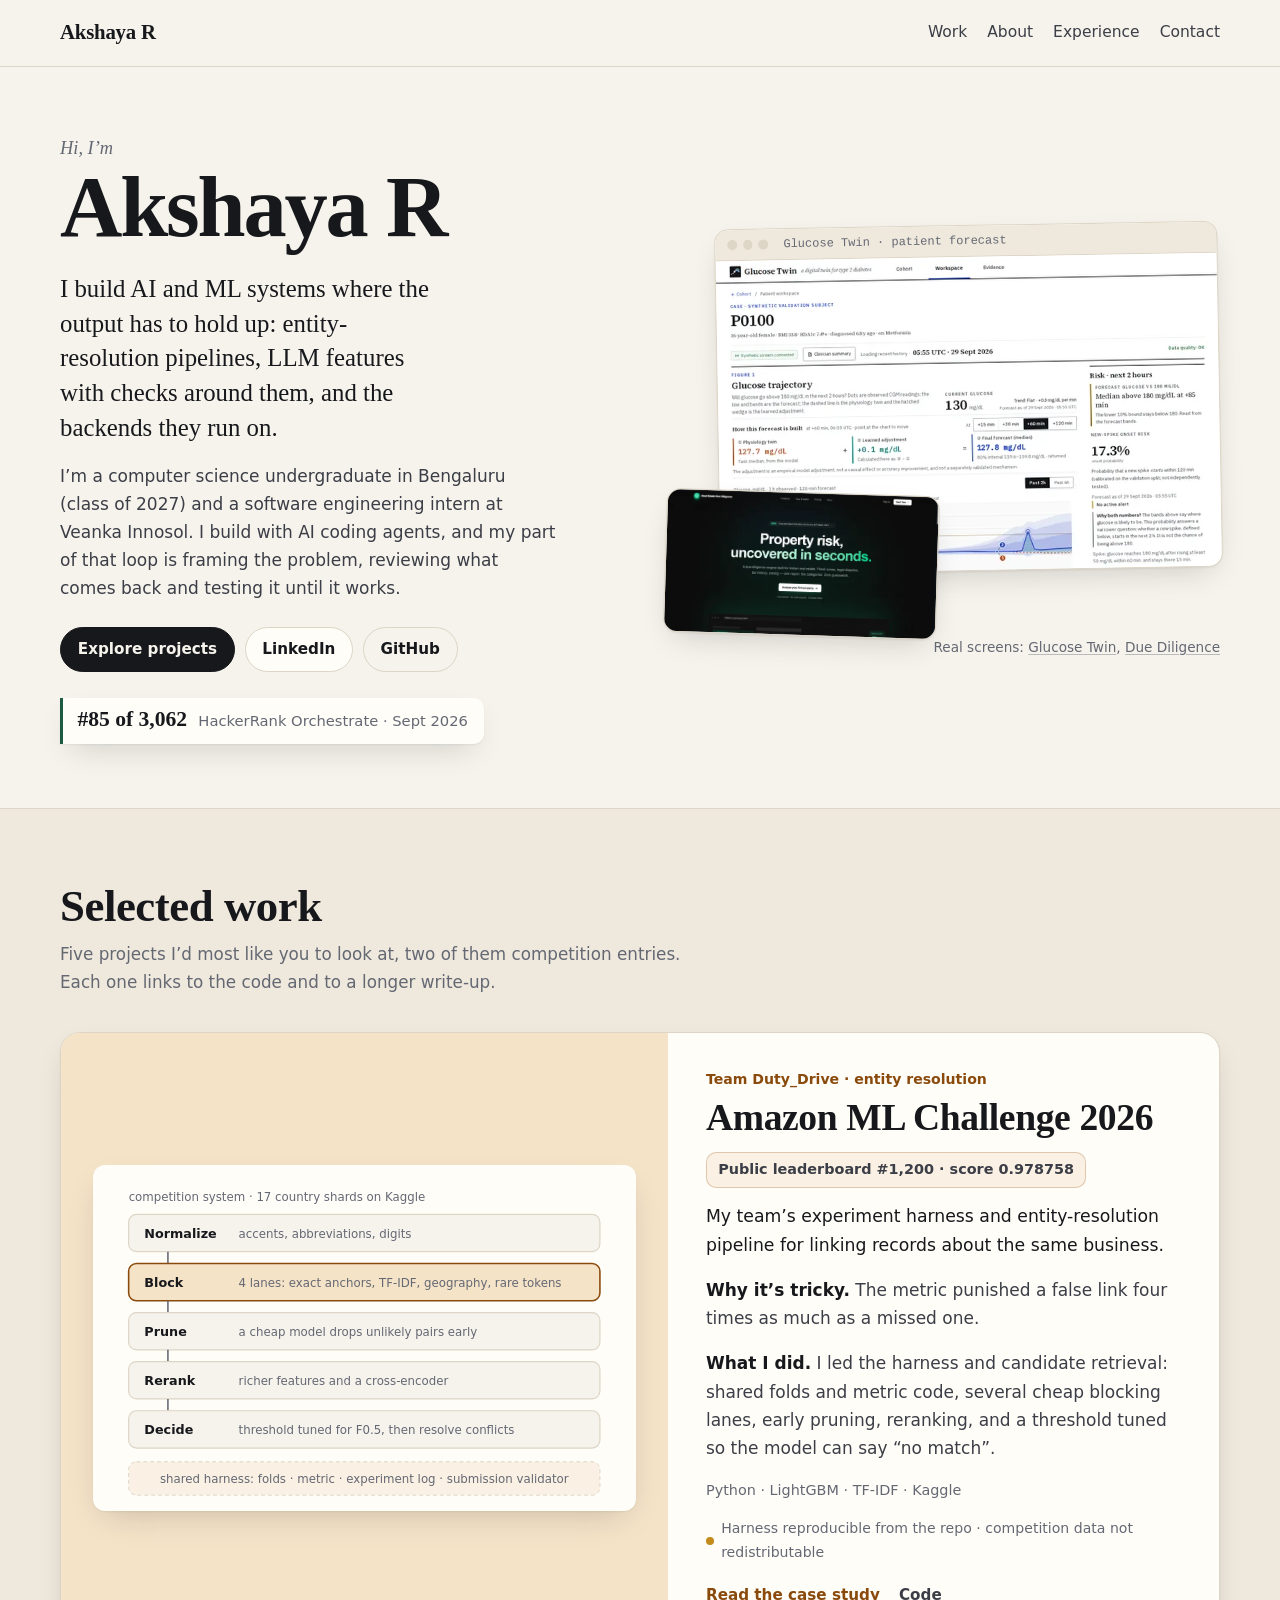
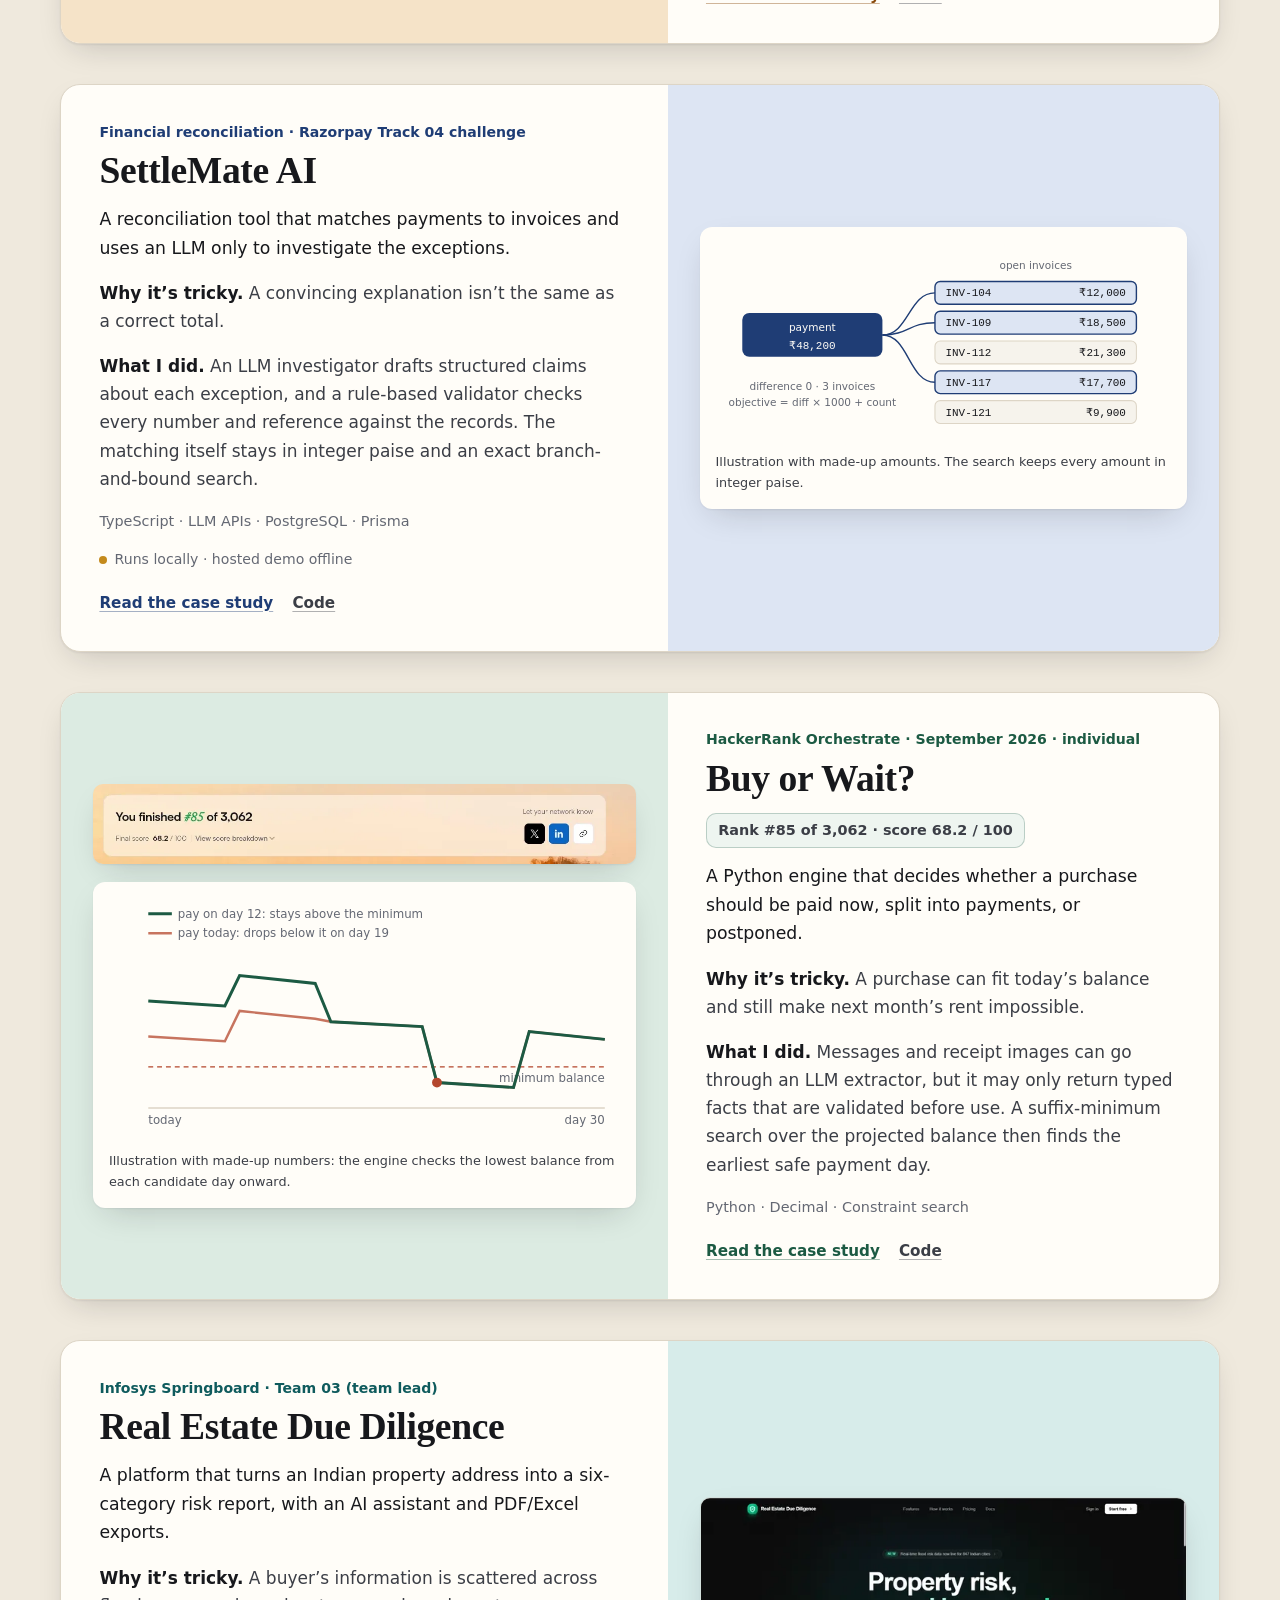
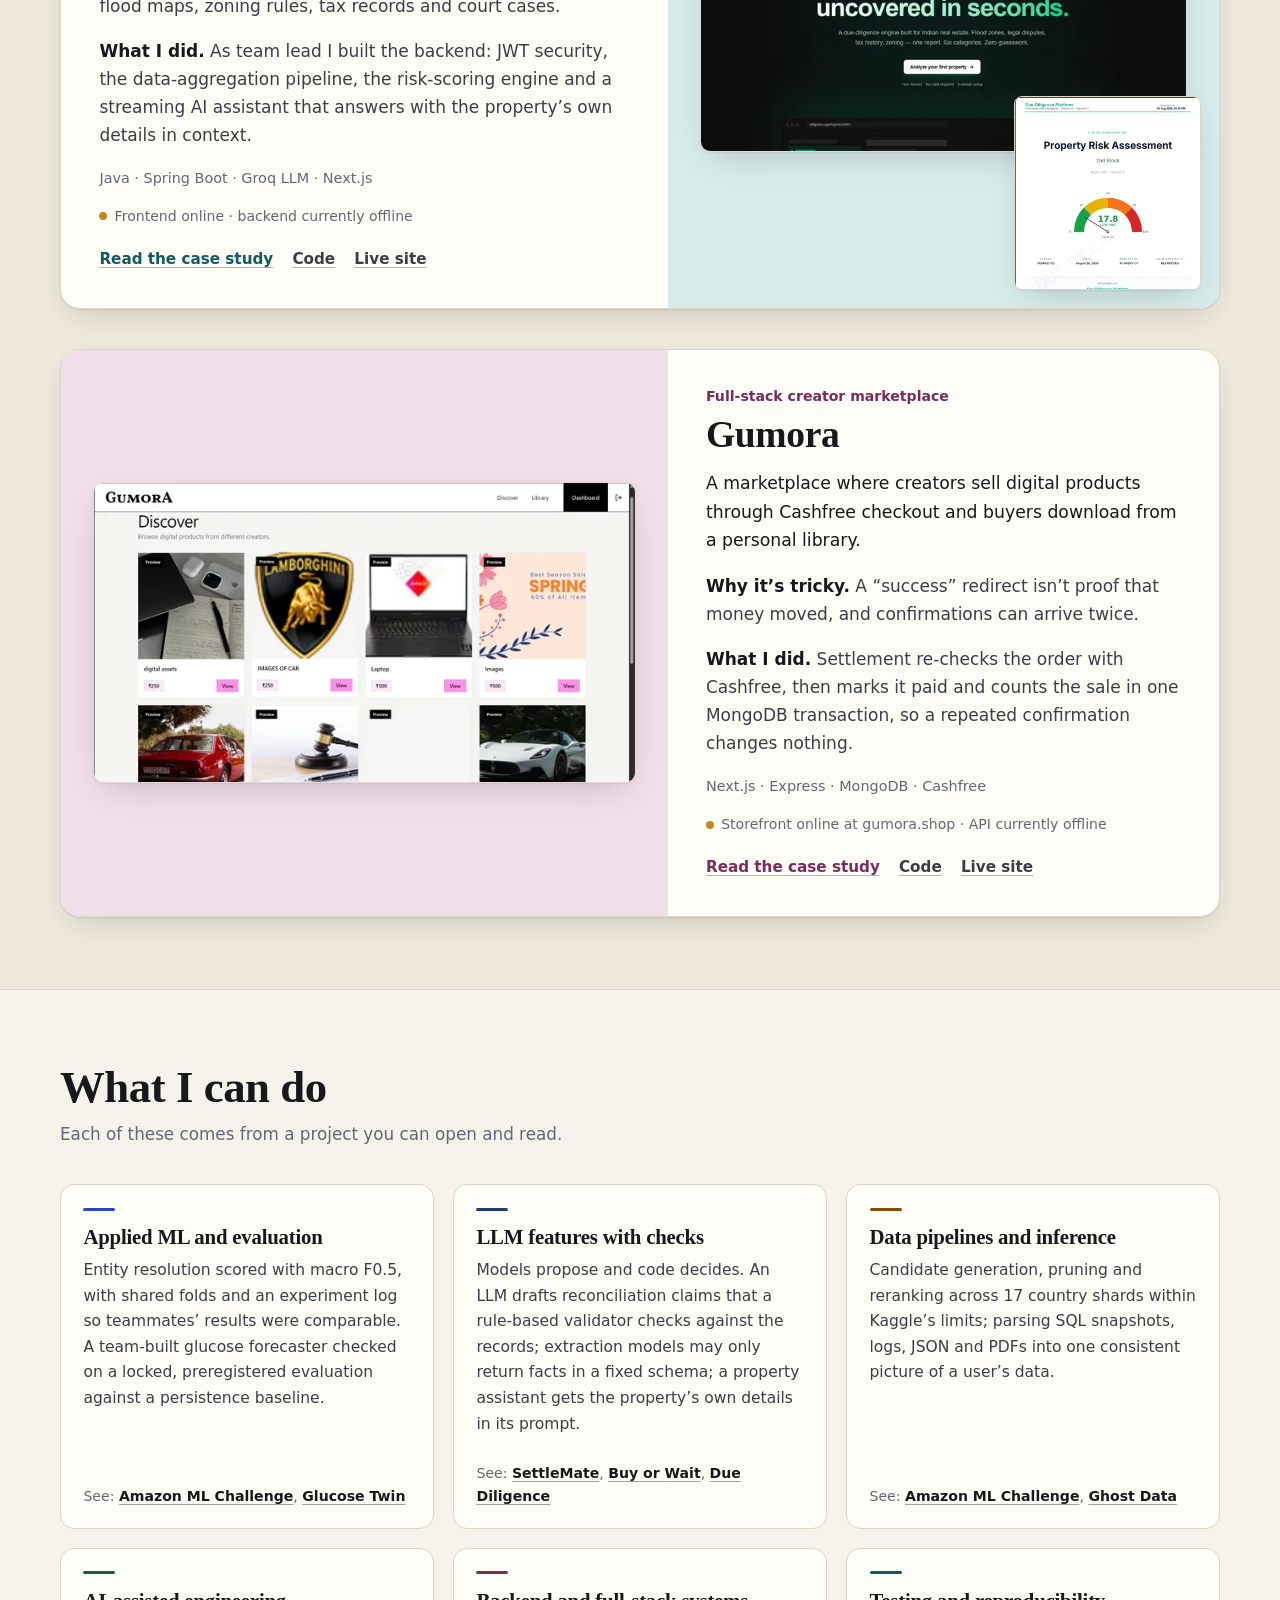
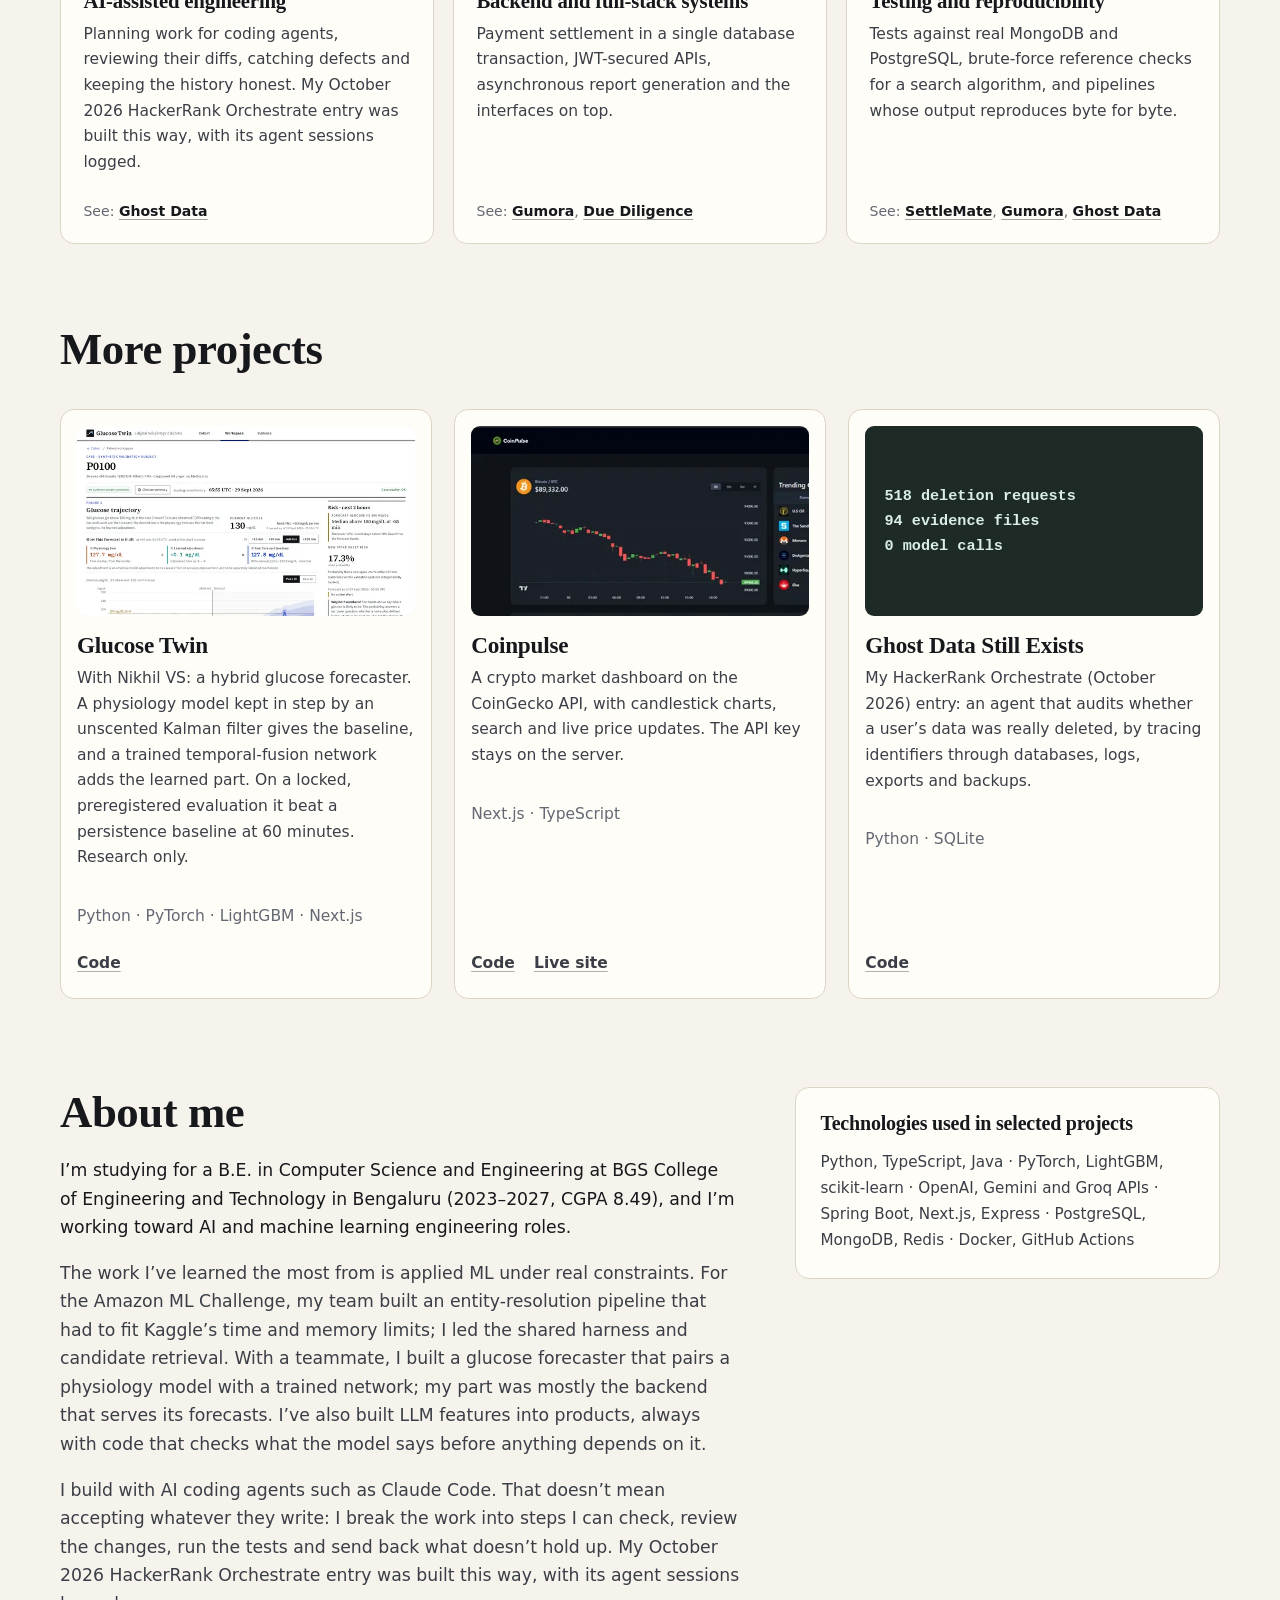
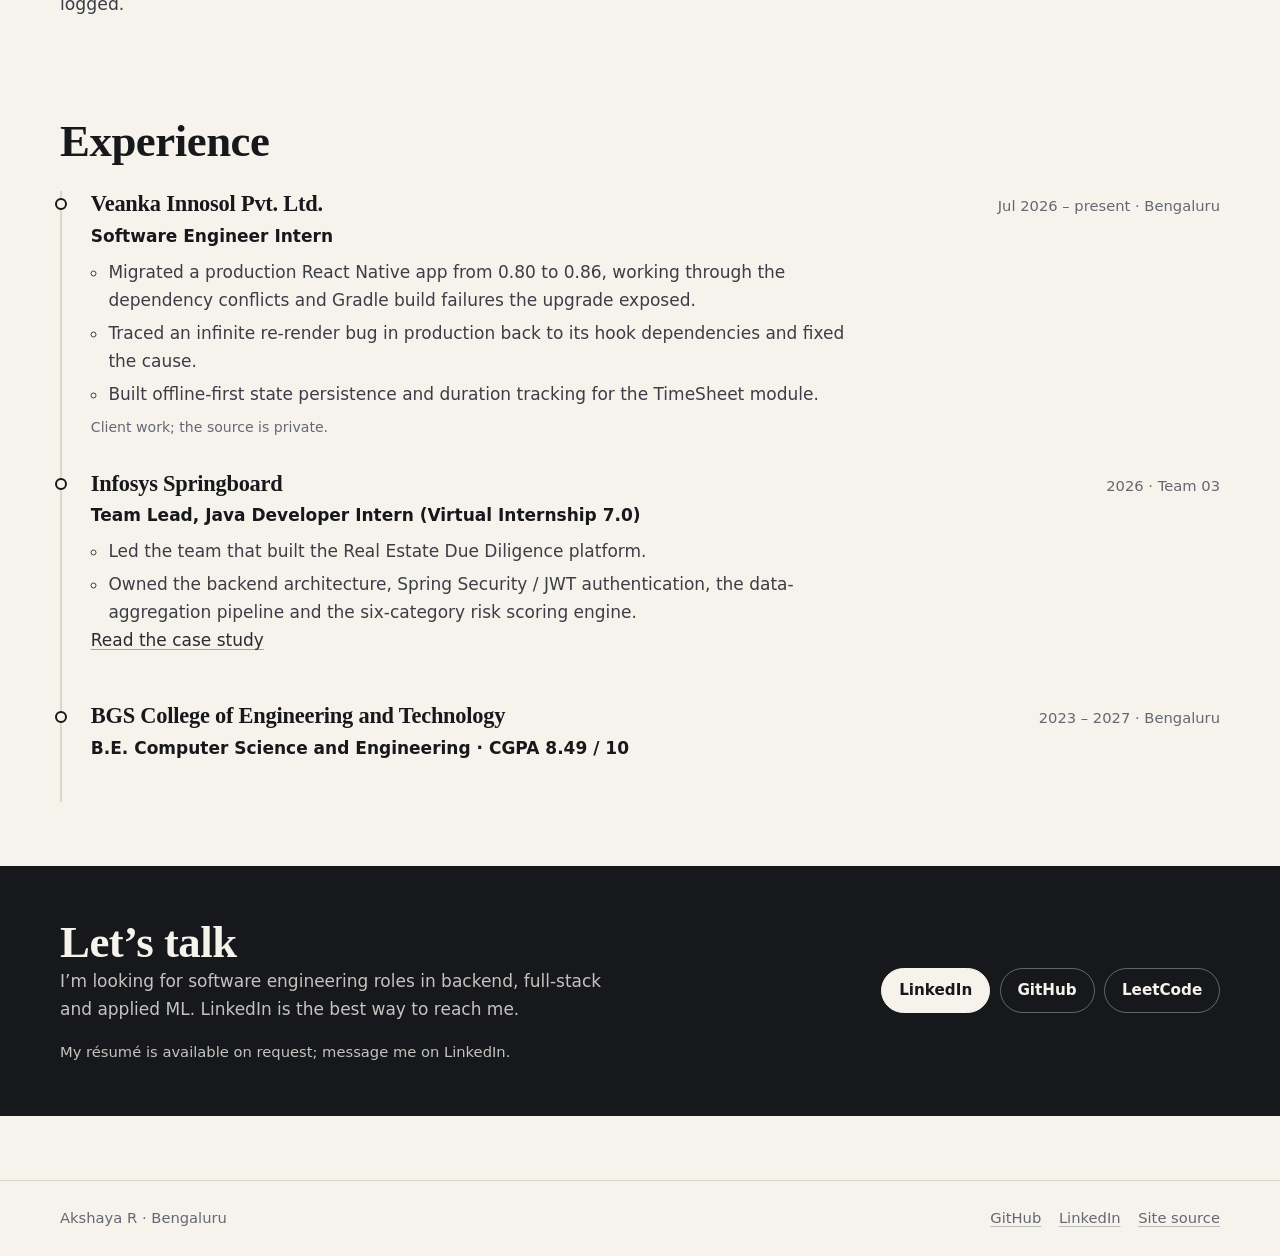
<file: index.html>
<!doctype html>
<html lang="en">
<head>
<meta charset="utf-8">
<meta name="viewport" content="width=device-width,initial-scale=1">
<title>Akshaya R · Software engineer (backend, full-stack, applied ML)</title>
<meta name="description" content="Akshaya R is a computer science undergraduate in Bengaluru building backend and full-stack systems: payment settlement, financial reconciliation and ML pipelines. Projects, code and contact.">
<meta name="color-scheme" content="light dark">
<meta name="theme-color" content="#f6f3ec">
<link rel="canonical" href="https://akshayalgox.github.io/">
<meta name="robots" content="index,follow">
<meta property="og:type" content="website">
<meta property="og:site_name" content="Akshaya R">
<meta property="og:title" content="Akshaya R · Software engineer (backend, full-stack, applied ML)">
<meta property="og:description" content="Akshaya R is a computer science undergraduate in Bengaluru building backend and full-stack systems: payment settlement, financial reconciliation and ML pipelines. Projects, code and contact.">
<meta property="og:url" content="https://akshayalgox.github.io/">
<meta property="og:image" content="https://akshayalgox.github.io/assets/social.png">
<meta property="og:image:width" content="1200">
<meta property="og:image:height" content="630">
<meta property="og:image:alt" content="Akshaya R, software engineer: backend, full-stack and applied ML projects">
<meta name="twitter:card" content="summary_large_image">
<meta name="twitter:title" content="Akshaya R · Software engineer (backend, full-stack, applied ML)">
<meta name="twitter:description" content="Akshaya R is a computer science undergraduate in Bengaluru building backend and full-stack systems: payment settlement, financial reconciliation and ML pipelines. Projects, code and contact.">
<meta name="twitter:image" content="https://akshayalgox.github.io/assets/social.png">
<link rel="icon" href="/assets/favicon.svg" type="image/svg+xml">
<link rel="stylesheet" href="/assets/site.css">
<script type="application/ld+json">[{"@context": "https://schema.org", "@type": "Person", "@id": "https://akshayalgox.github.io/#person", "name": "Akshaya R", "url": "https://akshayalgox.github.io/", "sameAs": ["https://github.com/AkshayAlgoX", "https://www.linkedin.com/in/akshaya-r-a381873a4/", "https://leetcode.com/u/rakshay5764/"], "affiliation": {"@type": "CollegeOrUniversity", "name": "BGS College of Engineering and Technology"}, "knowsAbout": ["Backend development", "Full-stack development", "Java", "Spring Boot", "TypeScript", "Node.js", "Python", "PostgreSQL", "MongoDB", "Applied machine learning"]}, {"@context": "https://schema.org", "@type": "WebSite", "@id": "https://akshayalgox.github.io/#website", "name": "Akshaya R", "url": "https://akshayalgox.github.io/"}]</script>
</head>
<body>
<a class="skip" href="#main">Skip to content</a>
<header class="site-head">
<div class="wrap head-row">
<a class="wordmark" href="/" aria-label="Akshaya R, home">Akshaya R</a>
<nav aria-label="Main">
<a href="/#work">Work</a><a href="/#about">About</a><a href="/#experience">Experience</a><a href="/#contact">Contact</a>
</nav>
</div>
</header>
<main id="main">
<section class="hero wrap" aria-labelledby="name">
<div class="hero-text">
<p class="hello">Hi, I’m</p>
<h1 id="name">Akshaya R</h1>
<p class="lead">I build AI and ML systems where the output has to hold up: entity-resolution pipelines, LLM features with checks around them, and the backends they run on.</p>
<p class="intro">I’m a computer science undergraduate in Bengaluru (class of 2027) and a software engineering intern at Veanka Innosol. I build with AI coding agents, and my part of that loop is framing the problem, reviewing what comes back and testing it until it works.</p>
<div class="cta"><a class="btn primary" href="#work">Explore projects</a><a class="btn" href="https://www.linkedin.com/in/akshaya-r-a381873a4/">LinkedIn</a><a class="btn ghost" href="https://github.com/AkshayAlgoX">GitHub</a></div>
<a class="win" href="/projects/buy-or-wait/"><span class="win-value">#85 of 3,062</span><span class="win-label">HackerRank Orchestrate · Sept 2026</span></a>
</div>
<div class="hero-art" aria-label="Glimpses of two projects">
<figure class="glimpse g1"><div class="chrome" aria-hidden="true"><i></i><i></i><i></i><span>Glucose Twin · patient forecast</span></div><img class="" src="/assets/img/t2d-forecast-1200.webp" srcset="/assets/img/t2d-forecast-640.webp 640w, /assets/img/t2d-forecast-1200.webp 1200w" sizes="(min-width: 900px) 44vw, 92vw" width="1200" height="750" alt="Glucose Twin patient workspace: observed glucose, the physiology twin and a two-hour forecast with uncertainty bands" fetchpriority="high"></figure>
<figure class="glimpse g2"><img class="" src="/assets/img/dd-landing-1200.webp" srcset="/assets/img/dd-landing-640.webp 640w, /assets/img/dd-landing-1200.webp 1200w" sizes="(min-width: 900px) 24vw, 60vw" width="1200" height="626" alt="Due Diligence landing page: Property risk, uncovered in seconds" fetchpriority="high"></figure>
<p class="art-cap">Real screens: <a href="#glucose-twin">Glucose Twin</a>, <a href="#due-diligence">Due Diligence</a></p>
</div>
</section>

<section id="work" class="work" aria-labelledby="work-title">
<div class="wrap">
<div class="section-head"><h2 id="work-title">Selected work</h2><p>Five projects I’d most like you to look at, two of them competition entries. Each one links to the code and to a longer write-up.</p></div>

<article class="feature t-amber" id="amazon-ml" aria-labelledby="h-amazon-ml">
<div class="feature-media"><div class="panel"><svg class="fig" viewBox="0 0 520 330" role="img" aria-labelledby="pl-t pl-d">
<title id="pl-t">Entity-resolution pipeline</title>
<desc id="pl-d">Records are normalized, candidates come from four blocking lanes, a cheap model prunes them, richer features and a cross-encoder rerank them, and a threshold tuned for F0.5 plus conflict resolution makes the final links. Underneath is the shared harness: folds, metric, experiment log and submission validator.</desc>
<text x="20" y="20" class="f-small">competition system · 17 country shards on Kaggle</text>
<rect x="20" y="34" width="480" height="38" rx="8" class="f-box"/><text x="36" y="58" class="f-strong">Normalize</text><text x="132" y="58" class="f-small">accents, abbreviations, digits</text><path d="M60,72 L60,84" class="f-arrow"/><rect x="20" y="84" width="480" height="38" rx="8" class="f-sel"/><text x="36" y="108" class="f-strong">Block</text><text x="132" y="108" class="f-small">4 lanes: exact anchors, TF-IDF, geography, rare tokens</text><path d="M60,122 L60,134" class="f-arrow"/><rect x="20" y="134" width="480" height="38" rx="8" class="f-box"/><text x="36" y="158" class="f-strong">Prune</text><text x="132" y="158" class="f-small">a cheap model drops unlikely pairs early</text><path d="M60,172 L60,184" class="f-arrow"/><rect x="20" y="184" width="480" height="38" rx="8" class="f-box"/><text x="36" y="208" class="f-strong">Rerank</text><text x="132" y="208" class="f-small">richer features and a cross-encoder</text><path d="M60,222 L60,234" class="f-arrow"/><rect x="20" y="234" width="480" height="38" rx="8" class="f-box"/><text x="36" y="258" class="f-strong">Decide</text><text x="132" y="258" class="f-small">threshold tuned for F0.5, then resolve conflicts</text>
<rect x="20" y="286" width="480" height="34" rx="8" class="f-band"/>
<text x="260" y="308" text-anchor="middle" class="f-small">shared harness: folds · metric · experiment log · submission validator</text>
</svg></div></div>
<div class="feature-text">
<p class="context">Team Duty_Drive · entity resolution</p>
<h3 id="h-amazon-ml"><a href="/projects/amazon-ml/">Amazon ML Challenge 2026</a></h3>
<p class="badge">Public leaderboard #1,200 · score 0.978758</p>
<p class="what">My team’s experiment harness and entity-resolution pipeline for linking records about the same business.</p>
<p><strong>Why it’s tricky.</strong> The metric punished a false link four times as much as a missed one.</p>
<p><strong>What I did.</strong> I led the harness and candidate retrieval: shared folds and metric code, several cheap blocking lanes, early pruning, reranking, and a threshold tuned so the model can say “no match”.</p>
<p class="stack">Python · LightGBM · TF-IDF · Kaggle</p>
<p class="status">Harness reproducible from the repo · competition data not redistributable</p>
<p class="links"><a class="more" href="/projects/amazon-ml/">Read the case study</a><a href="https://github.com/AkshayAlgoX/amlc26-harness">Code</a></p>
</div>
</article>
<article class="feature t-ink flip" id="settlemate" aria-labelledby="h-settlemate">
<div class="feature-media"><div class="panel"><svg class="fig" viewBox="0 0 520 230" role="img" aria-labelledby="ss-t ss-d">
<title id="ss-t">Matching one payment to several invoices</title>
<desc id="ss-d">A payment of 48,200 rupees is matched to three of five open invoices, 12,000, 18,500 and 17,700, which add up exactly.</desc>
<rect x="30" y="80" width="160" height="50" rx="8" class="f-pay"/>
<text x="110" y="101" text-anchor="middle" class="f-small f-inv">payment</text>
<text x="110" y="121" text-anchor="middle" class="f-mono f-inv">₹48,200</text>
<rect x="250" y="44" width="230" height="26" rx="6" class="f-sel"/><text x="262" y="61" class="f-mono">INV-104</text><text x="468" y="61" text-anchor="end" class="f-mono">₹12,000</text><path d="M190,105 C220,105 220,57 250,57" class="f-link"/><rect x="250" y="78" width="230" height="26" rx="6" class="f-sel"/><text x="262" y="95" class="f-mono">INV-109</text><text x="468" y="95" text-anchor="end" class="f-mono">₹18,500</text><path d="M190,105 C220,105 220,91 250,91" class="f-link"/><rect x="250" y="112" width="230" height="26" rx="6" class="f-box"/><text x="262" y="129" class="f-mono">INV-112</text><text x="468" y="129" text-anchor="end" class="f-mono">₹21,300</text><rect x="250" y="146" width="230" height="26" rx="6" class="f-sel"/><text x="262" y="163" class="f-mono">INV-117</text><text x="468" y="163" text-anchor="end" class="f-mono">₹17,700</text><path d="M190,105 C220,105 220,159 250,159" class="f-link"/><rect x="250" y="180" width="230" height="26" rx="6" class="f-box"/><text x="262" y="197" class="f-mono">INV-121</text><text x="468" y="197" text-anchor="end" class="f-mono">₹9,900</text>
<text x="365" y="30" text-anchor="middle" class="f-small">open invoices</text>
<text x="110" y="168" text-anchor="middle" class="f-small">difference 0 · 3 invoices</text>
<text x="110" y="186" text-anchor="middle" class="f-small">objective = diff × 1000 + count</text>
</svg>
<p class="fig-cap">Illustration with made-up amounts. The search keeps every amount in integer paise.</p></div></div>
<div class="feature-text">
<p class="context">Financial reconciliation · Razorpay Track 04 challenge</p>
<h3 id="h-settlemate"><a href="/projects/settlemate/">SettleMate AI</a></h3>

<p class="what">A reconciliation tool that matches payments to invoices and uses an LLM only to investigate the exceptions.</p>
<p><strong>Why it’s tricky.</strong> A convincing explanation isn’t the same as a correct total.</p>
<p><strong>What I did.</strong> An LLM investigator drafts structured claims about each exception, and a rule-based validator checks every number and reference against the records. The matching itself stays in integer paise and an exact branch-and-bound search.</p>
<p class="stack">TypeScript · LLM APIs · PostgreSQL · Prisma</p>
<p class="status">Runs locally · hosted demo offline</p>
<p class="links"><a class="more" href="/projects/settlemate/">Read the case study</a><a href="https://github.com/AkshayAlgoX/settlemate-ai">Code</a></p>
</div>
</article>
<article class="feature t-forest" id="buy-or-wait" aria-labelledby="h-buy-or-wait">
<div class="feature-media"><div class="result-shot"><img class="" src="/assets/img/orchestrate-result-1071.webp" srcset="/assets/img/orchestrate-result-1071.webp 1071w" sizes="(min-width: 900px) 40vw, 90vw" width="1071" height="158" alt="HackerRank result banner: You finished #85 of 3,062, final score 68.2 out of 100" loading="lazy" decoding="async"></div><div class="panel"><svg class="fig" viewBox="0 0 520 250" role="img" aria-labelledby="cf-t cf-d">
<title id="cf-t">Why the payment day matters</title>
<desc id="cf-d">Projected balance over 30 days. Paying the full amount today drops the balance below the minimum on day 19, when rent is due. Paying on day 12 keeps every later day above the minimum.</desc>
<line x1="40" y1="16" x2="64" y2="16" class="f-good"/><text x="70" y="20" class="f-small">pay on day 12: stays above the minimum</text>
<line x1="40" y1="36" x2="64" y2="36" class="f-bad"/><text x="70" y="40" class="f-small">pay today: drops below it on day 19</text>
<line x1="40" y1="172" x2="505" y2="172" class="f-floor"/>
<text x="505" y="187" text-anchor="end" class="f-small">minimum balance</text>
<path d="M40,141 L118,146 L133,115 L210,123 L226,126 L319,131 L334,188 L412,193 L428,136 L505,144" class="f-bad"/>
<path d="M40,105 L118,110 L133,79 L210,87 L226,126 L319,131 L334,188 L412,193 L428,136 L505,144" class="f-good"/>
<circle cx="334" cy="188" r="5" class="f-bad-dot"/>
<line x1="40" y1="214" x2="505" y2="214" class="f-axis"/>
<text x="40" y="230" class="f-small">today</text><text x="505" y="230" text-anchor="end" class="f-small">day 30</text>
</svg>
<p class="fig-cap">Illustration with made-up numbers: the engine checks the lowest balance from each candidate day onward.</p></div></div>
<div class="feature-text">
<p class="context">HackerRank Orchestrate · September 2026 · individual</p>
<h3 id="h-buy-or-wait"><a href="/projects/buy-or-wait/">Buy or Wait?</a></h3>
<p class="badge">Rank #85 of 3,062 · score 68.2 / 100</p>
<p class="what">A Python engine that decides whether a purchase should be paid now, split into payments, or postponed.</p>
<p><strong>Why it’s tricky.</strong> A purchase can fit today’s balance and still make next month’s rent impossible.</p>
<p><strong>What I did.</strong> Messages and receipt images can go through an LLM extractor, but it may only return typed facts that are validated before use. A suffix-minimum search over the projected balance then finds the earliest safe payment day.</p>
<p class="stack">Python · Decimal · Constraint search</p>

<p class="links"><a class="more" href="/projects/buy-or-wait/">Read the case study</a><a href="https://github.com/AkshayAlgoX/hackerrank-orchestrate-september26-akshay">Code</a></p>
</div>
</article>
<article class="feature t-sea flip" id="due-diligence" aria-labelledby="h-due-diligence">
<div class="feature-media"><div class="shot"><img class="" src="/assets/img/dd-landing-1200.webp" srcset="/assets/img/dd-landing-640.webp 640w, /assets/img/dd-landing-1200.webp 1200w" sizes="(min-width: 900px) 50vw, 100vw" width="1200" height="626" alt="Due Diligence landing page: Property risk, uncovered in seconds" loading="lazy" decoding="async"></div><img class="inset" src="/assets/img/dd-report-640.webp" srcset="/assets/img/dd-report-640.webp 640w" sizes="(min-width: 900px) 18vw, 40vw" width="640" height="663" alt="A generated Property Risk Assessment report with a risk gauge" loading="lazy" decoding="async"></div>
<div class="feature-text">
<p class="context">Infosys Springboard · Team 03 (team lead)</p>
<h3 id="h-due-diligence"><a href="/projects/due-diligence/">Real Estate Due Diligence</a></h3>

<p class="what">A platform that turns an Indian property address into a six-category risk report, with an AI assistant and PDF/Excel exports.</p>
<p><strong>Why it’s tricky.</strong> A buyer’s information is scattered across flood maps, zoning rules, tax records and court cases.</p>
<p><strong>What I did.</strong> As team lead I built the backend: JWT security, the data-aggregation pipeline, the risk-scoring engine and a streaming AI assistant that answers with the property’s own details in context.</p>
<p class="stack">Java · Spring Boot · Groq LLM · Next.js</p>
<p class="status">Frontend online · backend currently offline</p>
<p class="links"><a class="more" href="/projects/due-diligence/">Read the case study</a><a href="https://github.com/AkshayAlgoX/due-deligence-platform">Code</a><a href="https://due-deligence-platform.vercel.app/">Live site</a></p>
</div>
</article>
<article class="feature t-plum" id="gumora" aria-labelledby="h-gumora">
<div class="feature-media"><div class="shot"><img class="" src="/assets/img/gumora-discover-1200.webp" srcset="/assets/img/gumora-discover-640.webp 640w, /assets/img/gumora-discover-1200.webp 1200w" sizes="(min-width: 900px) 50vw, 100vw" width="1200" height="665" alt="Gumora Discover page: a grid of creator products with prices in rupees" loading="lazy" decoding="async"></div></div>
<div class="feature-text">
<p class="context">Full-stack creator marketplace</p>
<h3 id="h-gumora"><a href="/projects/gumora/">Gumora</a></h3>

<p class="what">A marketplace where creators sell digital products through Cashfree checkout and buyers download from a personal library.</p>
<p><strong>Why it’s tricky.</strong> A “success” redirect isn’t proof that money moved, and confirmations can arrive twice.</p>
<p><strong>What I did.</strong> Settlement re-checks the order with Cashfree, then marks it paid and counts the sale in one MongoDB transaction, so a repeated confirmation changes nothing.</p>
<p class="stack">Next.js · Express · MongoDB · Cashfree</p>
<p class="status">Storefront online at gumora.shop · API currently offline</p>
<p class="links"><a class="more" href="/projects/gumora/">Read the case study</a><a href="https://github.com/AkshayAlgoX/Gumora-SaaS-Platform">Code</a><a href="https://www.gumora.shop">Live site</a></p>
</div>
</article>
</div>
</section>

<section id="capabilities" class="capabilities wrap" aria-labelledby="cap-title">
<div class="section-head"><h2 id="cap-title">What I can do</h2><p>Each of these comes from a project you can open and read.</p></div>
<ul class="caps"><li class="cap"><h3>Applied ML and evaluation</h3><p>Entity resolution scored with macro F0.5, with shared folds and an experiment log so teammates’ results were comparable. A team-built glucose forecaster checked on a locked, preregistered evaluation against a persistence baseline.</p><p class="seen">See: <a href="/projects/amazon-ml/">Amazon ML Challenge</a>, <a href="#glucose-twin">Glucose Twin</a></p></li><li class="cap"><h3>LLM features with checks</h3><p>Models propose and code decides. An LLM drafts reconciliation claims that a rule-based validator checks against the records; extraction models may only return facts in a fixed schema; a property assistant gets the property’s own details in its prompt.</p><p class="seen">See: <a href="/projects/settlemate/">SettleMate</a>, <a href="/projects/buy-or-wait/">Buy or Wait</a>, <a href="/projects/due-diligence/">Due Diligence</a></p></li><li class="cap"><h3>Data pipelines and inference</h3><p>Candidate generation, pruning and reranking across 17 country shards within Kaggle’s limits; parsing SQL snapshots, logs, JSON and PDFs into one consistent picture of a user’s data.</p><p class="seen">See: <a href="/projects/amazon-ml/">Amazon ML Challenge</a>, <a href="#ghost-data">Ghost Data</a></p></li><li class="cap"><h3>AI-assisted engineering</h3><p>Planning work for coding agents, reviewing their diffs, catching defects and keeping the history honest. My October 2026 HackerRank Orchestrate entry was built this way, with its agent sessions logged.</p><p class="seen">See: <a href="#ghost-data">Ghost Data</a></p></li><li class="cap"><h3>Backend and full-stack systems</h3><p>Payment settlement in a single database transaction, JWT-secured APIs, asynchronous report generation and the interfaces on top.</p><p class="seen">See: <a href="/projects/gumora/">Gumora</a>, <a href="/projects/due-diligence/">Due Diligence</a></p></li><li class="cap"><h3>Testing and reproducibility</h3><p>Tests against real MongoDB and PostgreSQL, brute-force reference checks for a search algorithm, and pipelines whose output reproduces byte for byte.</p><p class="seen">See: <a href="/projects/settlemate/">SettleMate</a>, <a href="/projects/gumora/">Gumora</a>, <a href="#ghost-data">Ghost Data</a></p></li></ul>
</section>

<section class="more-projects wrap" aria-labelledby="more-title">
<div class="section-head"><h2 id="more-title">More projects</h2></div>
<div class="cards"><article class="card" id="glucose-twin">
<div class="thumb"><img class="" src="/assets/img/t2d-forecast-1200.webp" srcset="/assets/img/t2d-forecast-640.webp 640w, /assets/img/t2d-forecast-1200.webp 1200w" sizes="(min-width: 900px) 30vw, 100vw" width="1200" height="750" alt="Glucose Twin patient workspace with a two-hour glucose forecast" loading="lazy" decoding="async"></div>
<h3>Glucose Twin</h3>
<p>With Nikhil VS: a hybrid glucose forecaster. A physiology model kept in step by an unscented Kalman filter gives the baseline, and a trained temporal-fusion network adds the learned part. On a locked, preregistered evaluation it beat a persistence baseline at 60 minutes. Research only.</p>
<p class="stack">Python · PyTorch · LightGBM · Next.js</p>
<p class="links"><a href="https://github.com/AkshayAlgoX/T2D-Glucose-Digital-Twin">Code</a></p>
</article><article class="card" id="coinpulse">
<div class="thumb"><img class="" src="/assets/img/coinpulse-dashboard-1200.webp" srcset="/assets/img/coinpulse-dashboard-640.webp 640w, /assets/img/coinpulse-dashboard-1200.webp 1200w" sizes="(min-width: 900px) 30vw, 100vw" width="1200" height="487" alt="Coinpulse dashboard with a Bitcoin candlestick chart and trending coins" loading="lazy" decoding="async"></div>
<h3>Coinpulse</h3>
<p>A crypto market dashboard on the CoinGecko API, with candlestick charts, search and live price updates. The API key stays on the server.</p>
<p class="stack">Next.js · TypeScript</p>
<p class="links"><a href="https://github.com/AkshayAlgoX/Coinpulse">Code</a><a href="https://www.lnkpro.site">Live site</a></p>
</article><article class="card" id="ghost-data">
<div class="thumb"><div class="thumb-text" aria-hidden="true"><span>518 deletion requests</span><span>94 evidence files</span><span>0 model calls</span></div></div>
<h3>Ghost Data Still Exists</h3>
<p>My HackerRank Orchestrate (October 2026) entry: an agent that audits whether a user’s data was really deleted, by tracing identifiers through databases, logs, exports and backups.</p>
<p class="stack">Python · SQLite</p>
<p class="links"><a href="https://github.com/AkshayAlgoX/orchestrate-october26-work">Code</a></p>
</article></div>
</section>

<section id="about" class="about wrap" aria-labelledby="about-title">
<div class="about-text"><h2 id="about-title">About me</h2><p>I’m studying for a B.E. in Computer Science and Engineering at BGS College of Engineering and Technology in Bengaluru (2023–2027, CGPA 8.49), and I’m working toward AI and machine learning engineering roles.</p><p>The work I’ve learned the most from is applied ML under real constraints. For the Amazon ML Challenge, my team built an entity-resolution pipeline that had to fit Kaggle’s time and memory limits; I led the shared harness and candidate retrieval. With a teammate, I built a glucose forecaster that pairs a physiology model with a trained network; my part was mostly the backend that serves its forecasts. I’ve also built LLM features into products, always with code that checks what the model says before anything depends on it.</p><p>I build with AI coding agents such as Claude Code. That doesn’t mean accepting whatever they write: I break the work into steps I can check, review the changes, run the tests and send back what doesn’t hold up. My October 2026 HackerRank Orchestrate entry was built this way, with its agent sessions logged.</p></div>
<div class="about-side"><h3>Technologies used in selected projects</h3><p>Python, TypeScript, Java · PyTorch, LightGBM, scikit-learn · OpenAI, Gemini and Groq APIs · Spring Boot, Next.js, Express · PostgreSQL, MongoDB, Redis · Docker, GitHub Actions</p></div>
</section>

<section id="experience" class="experience wrap" aria-labelledby="exp-title">
<h2 id="exp-title">Experience</h2>
<ol class="jobs"><li class="job"><div class="job-head"><h3>Veanka Innosol Pvt. Ltd.</h3><p class="when">Jul 2026 – present · Bengaluru</p></div>
<p class="role">Software Engineer Intern</p><ul><li>Migrated a production React Native app from 0.80 to 0.86, working through the dependency conflicts and Gradle build failures the upgrade exposed.</li><li>Traced an infinite re-render bug in production back to its hook dependencies and fixed the cause.</li><li>Built offline-first state persistence and duration tracking for the TimeSheet module.</li></ul><p class="note">Client work; the source is private.</p></li><li class="job"><div class="job-head"><h3>Infosys Springboard</h3><p class="when">2026 · Team 03</p></div>
<p class="role">Team Lead, Java Developer Intern (Virtual Internship 7.0)</p><ul><li>Led the team that built the Real Estate Due Diligence platform.</li><li>Owned the backend architecture, Spring Security / JWT authentication, the data-aggregation pipeline and the six-category risk scoring engine.</li></ul><p><a class="more" href="/projects/due-diligence/">Read the case study</a></p></li>
<li class="job"><div class="job-head"><h3>BGS College of Engineering and Technology</h3><p class="when">2023 – 2027 · Bengaluru</p></div><p class="role">B.E. Computer Science and Engineering · CGPA 8.49 / 10</p></li>
</ol>
</section>

<section id="contact" class="contact" aria-labelledby="contact-title">
<div class="wrap contact-row">
<div><h2 id="contact-title">Let’s talk</h2><p>I’m looking for software engineering roles in backend, full-stack and applied ML. LinkedIn is the best way to reach me.</p><p class="small">My résumé is available on request; message me on LinkedIn.</p></div>
<div class="cta"><a class="btn primary" href="https://www.linkedin.com/in/akshaya-r-a381873a4/">LinkedIn</a><a class="btn ghost" href="https://github.com/AkshayAlgoX">GitHub</a><a class="btn ghost" href="https://leetcode.com/u/rakshay5764/">LeetCode</a></div>
</div>
</section>
</main>
<footer class="site-foot">
<div class="wrap foot-row">
<p>Akshaya R · Bengaluru</p>
<p><a href="https://github.com/AkshayAlgoX">GitHub</a><a href="https://www.linkedin.com/in/akshaya-r-a381873a4/">LinkedIn</a><a href="https://github.com/AkshayAlgoX/AkshayAlgoX.github.io">Site source</a></p>
</div>
</footer>
</body>
</html>
</file>
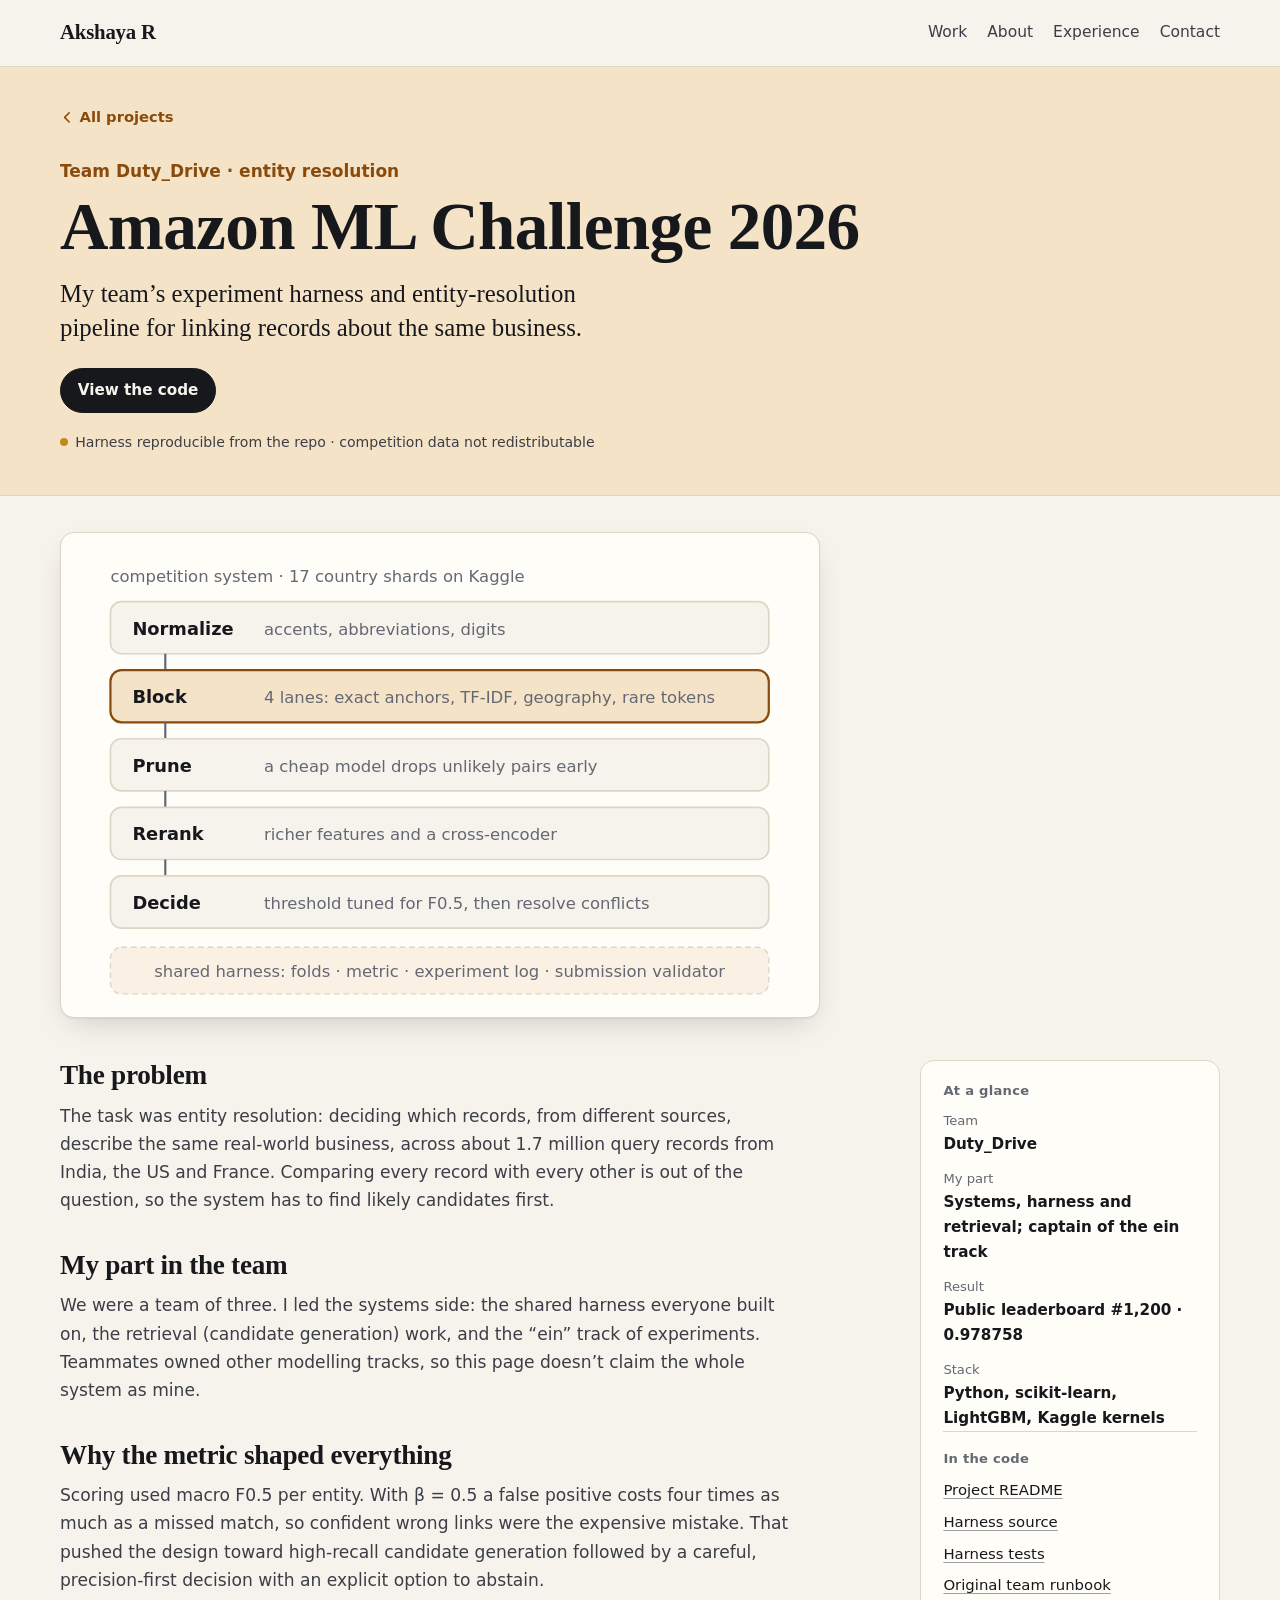
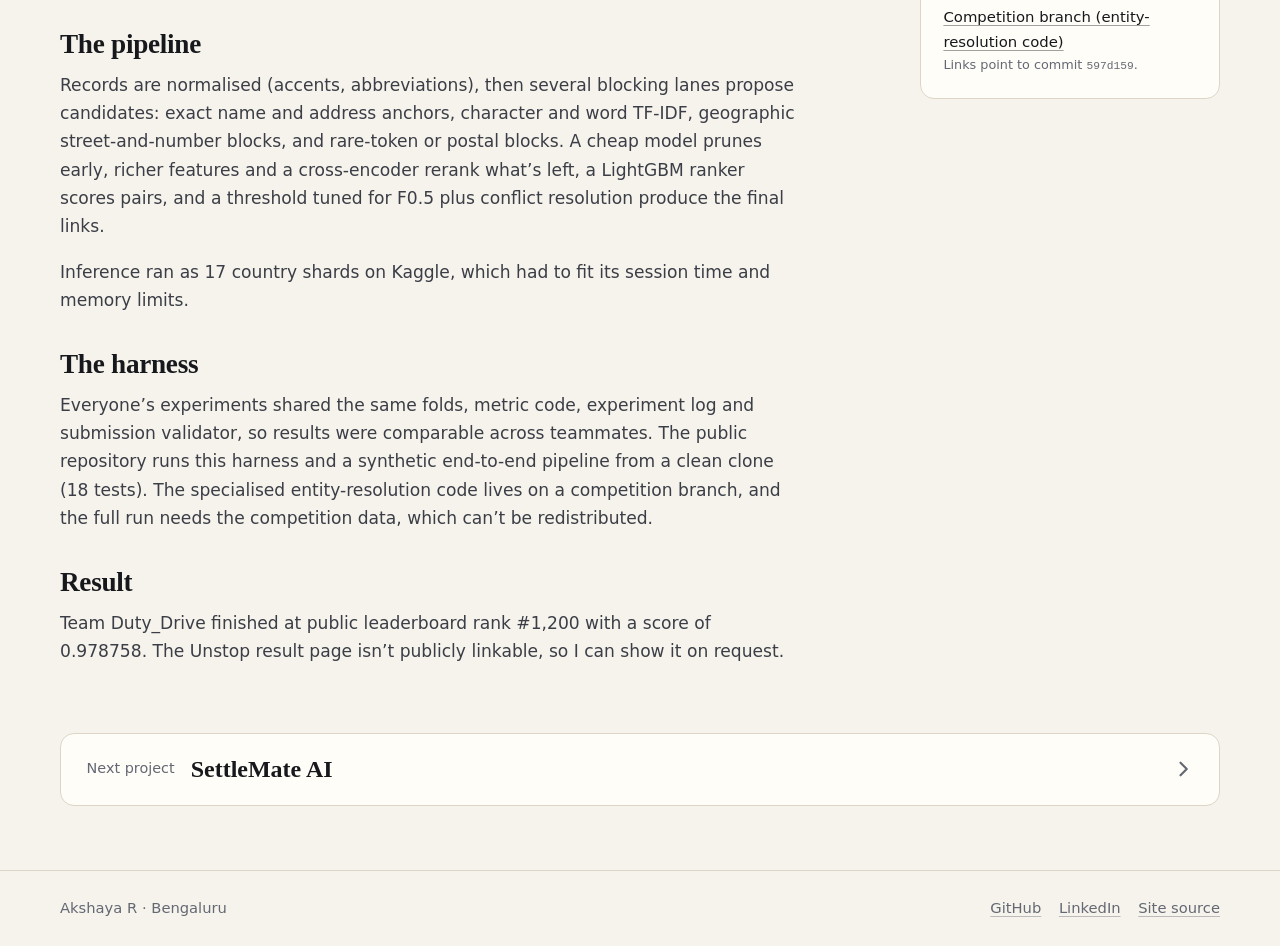
<file: projects/amazon-ml/index.html>
<!doctype html>
<html lang="en">
<head>
<meta charset="utf-8">
<meta name="viewport" content="width=device-width,initial-scale=1">
<title>Amazon ML Challenge 2026 · Akshaya R</title>
<meta name="description" content="Team Duty_Drive’s harness and entity-resolution pipeline for the Amazon ML Challenge 2026 (public leaderboard #1,200).">
<meta name="color-scheme" content="light dark">
<meta name="theme-color" content="#f6f3ec">
<link rel="canonical" href="https://akshayalgox.github.io/projects/amazon-ml/">
<meta name="robots" content="index,follow">
<meta property="og:type" content="website">
<meta property="og:site_name" content="Akshaya R">
<meta property="og:title" content="Amazon ML Challenge 2026 · Akshaya R">
<meta property="og:description" content="Team Duty_Drive’s harness and entity-resolution pipeline for the Amazon ML Challenge 2026 (public leaderboard #1,200).">
<meta property="og:url" content="https://akshayalgox.github.io/projects/amazon-ml/">
<meta property="og:image" content="https://akshayalgox.github.io/assets/social.png">
<meta property="og:image:width" content="1200">
<meta property="og:image:height" content="630">
<meta property="og:image:alt" content="Akshaya R, software engineer: backend, full-stack and applied ML projects">
<meta name="twitter:card" content="summary_large_image">
<meta name="twitter:title" content="Amazon ML Challenge 2026 · Akshaya R">
<meta name="twitter:description" content="Team Duty_Drive’s harness and entity-resolution pipeline for the Amazon ML Challenge 2026 (public leaderboard #1,200).">
<meta name="twitter:image" content="https://akshayalgox.github.io/assets/social.png">
<link rel="icon" href="/assets/favicon.svg" type="image/svg+xml">
<link rel="stylesheet" href="/assets/site.css">
<script type="application/ld+json">[{"@context": "https://schema.org", "@type": "Person", "@id": "https://akshayalgox.github.io/#person", "name": "Akshaya R", "url": "https://akshayalgox.github.io/", "sameAs": ["https://github.com/AkshayAlgoX", "https://www.linkedin.com/in/akshaya-r-a381873a4/", "https://leetcode.com/u/rakshay5764/"], "affiliation": {"@type": "CollegeOrUniversity", "name": "BGS College of Engineering and Technology"}, "knowsAbout": ["Backend development", "Full-stack development", "Java", "Spring Boot", "TypeScript", "Node.js", "Python", "PostgreSQL", "MongoDB", "Applied machine learning"]}, {"@context": "https://schema.org", "@type": "WebSite", "@id": "https://akshayalgox.github.io/#website", "name": "Akshaya R", "url": "https://akshayalgox.github.io/"}, {"@context": "https://schema.org", "@type": "CreativeWork", "name": "Amazon ML Challenge 2026", "url": "https://akshayalgox.github.io/projects/amazon-ml/", "author": {"@id": "https://akshayalgox.github.io/#person"}, "about": {"@type": "SoftwareSourceCode", "name": "Amazon ML Challenge 2026", "codeRepository": "https://github.com/AkshayAlgoX/amlc26-harness"}}]</script>
</head>
<body>
<a class="skip" href="#main">Skip to content</a>
<header class="site-head">
<div class="wrap head-row">
<a class="wordmark" href="/" aria-label="Akshaya R, home">Akshaya R</a>
<nav aria-label="Main">
<a href="/#work">Work</a><a href="/#about">About</a><a href="/#experience">Experience</a><a href="/#contact">Contact</a>
</nav>
</div>
</header>
<main id="main" class="case t-amber">
<div class="case-top"><div class="wrap">
<p class="crumb"><a href="/#work"><svg class="chev" viewBox="0 0 16 16" width="16" height="16" aria-hidden="true" focusable="false"><path d="M10 3L5 8l5 5" fill="none" stroke="currentColor" stroke-width="1.75" stroke-linecap="round" stroke-linejoin="round"/></svg>All projects</a></p>
<p class="context">Team Duty_Drive · entity resolution</p>
<h1>Amazon ML Challenge 2026</h1>
<p class="lead">My team’s experiment harness and entity-resolution pipeline for linking records about the same business.</p>
<div class="cta"><a class="btn primary" href="https://github.com/AkshayAlgoX/amlc26-harness">View the code</a></div>
<p class="status">Harness reproducible from the repo · competition data not redistributable</p>
</div></div>
<div class="wrap"><figure class="case-hero-fig"><svg class="fig" viewBox="0 0 520 330" role="img" aria-labelledby="pl-t pl-d">
<title id="pl-t">Entity-resolution pipeline</title>
<desc id="pl-d">Records are normalized, candidates come from four blocking lanes, a cheap model prunes them, richer features and a cross-encoder rerank them, and a threshold tuned for F0.5 plus conflict resolution makes the final links. Underneath is the shared harness: folds, metric, experiment log and submission validator.</desc>
<text x="20" y="20" class="f-small">competition system · 17 country shards on Kaggle</text>
<rect x="20" y="34" width="480" height="38" rx="8" class="f-box"/><text x="36" y="58" class="f-strong">Normalize</text><text x="132" y="58" class="f-small">accents, abbreviations, digits</text><path d="M60,72 L60,84" class="f-arrow"/><rect x="20" y="84" width="480" height="38" rx="8" class="f-sel"/><text x="36" y="108" class="f-strong">Block</text><text x="132" y="108" class="f-small">4 lanes: exact anchors, TF-IDF, geography, rare tokens</text><path d="M60,122 L60,134" class="f-arrow"/><rect x="20" y="134" width="480" height="38" rx="8" class="f-box"/><text x="36" y="158" class="f-strong">Prune</text><text x="132" y="158" class="f-small">a cheap model drops unlikely pairs early</text><path d="M60,172 L60,184" class="f-arrow"/><rect x="20" y="184" width="480" height="38" rx="8" class="f-box"/><text x="36" y="208" class="f-strong">Rerank</text><text x="132" y="208" class="f-small">richer features and a cross-encoder</text><path d="M60,222 L60,234" class="f-arrow"/><rect x="20" y="234" width="480" height="38" rx="8" class="f-box"/><text x="36" y="258" class="f-strong">Decide</text><text x="132" y="258" class="f-small">threshold tuned for F0.5, then resolve conflicts</text>
<rect x="20" y="286" width="480" height="34" rx="8" class="f-band"/>
<text x="260" y="308" text-anchor="middle" class="f-small">shared harness: folds · metric · experiment log · submission validator</text>
</svg></figure>
<div class="case-grid">
<article class="case-body"><section aria-labelledby="s0"><h2 id="s0">The problem</h2><p>The task was entity resolution: deciding which records, from different sources, describe the same real-world business, across about 1.7 million query records from India, the US and France. Comparing every record with every other is out of the question, so the system has to find likely candidates first.</p></section><section aria-labelledby="s1"><h2 id="s1">My part in the team</h2><p>We were a team of three. I led the systems side: the shared harness everyone built on, the retrieval (candidate generation) work, and the “ein” track of experiments. Teammates owned other modelling tracks, so this page doesn’t claim the whole system as mine.</p></section><section aria-labelledby="s2"><h2 id="s2">Why the metric shaped everything</h2><p>Scoring used macro F0.5 per entity. With β = 0.5 a false positive costs four times as much as a missed match, so confident wrong links were the expensive mistake. That pushed the design toward high-recall candidate generation followed by a careful, precision-first decision with an explicit option to abstain.</p></section><section aria-labelledby="s3"><h2 id="s3">The pipeline</h2><p>Records are normalised (accents, abbreviations), then several blocking lanes propose candidates: exact name and address anchors, character and word TF-IDF, geographic street-and-number blocks, and rare-token or postal blocks. A cheap model prunes early, richer features and a cross-encoder rerank what’s left, a LightGBM ranker scores pairs, and a threshold tuned for F0.5 plus conflict resolution produce the final links.</p><p>Inference ran as 17 country shards on Kaggle, which had to fit its session time and memory limits.</p></section><section aria-labelledby="s4"><h2 id="s4">The harness</h2><p>Everyone’s experiments shared the same folds, metric code, experiment log and submission validator, so results were comparable across teammates. The public repository runs this harness and a synthetic end-to-end pipeline from a clean clone (18 tests). The specialised entity-resolution code lives on a competition branch, and the full run needs the competition data, which can’t be redistributed.</p></section><section aria-labelledby="s5"><h2 id="s5">Result</h2><p>Team Duty_Drive finished at public leaderboard rank #1,200 with a score of 0.978758. The Unstop result page isn’t publicly linkable, so I can show it on request.</p></section></article>
<aside class="case-side" aria-label="Project details">
<h2 class="side-title">At a glance</h2><dl class="glance"><div><dt>Team</dt><dd>Duty_Drive</dd></div><div><dt>My part</dt><dd>Systems, harness and retrieval; captain of the ein track</dd></div><div><dt>Result</dt><dd>Public leaderboard #1,200 · 0.978758</dd></div><div><dt>Stack</dt><dd>Python, scikit-learn, LightGBM, Kaggle kernels</dd></div></dl>
<h2 class="side-title">In the code</h2><ul class="sources"><li><a href="https://github.com/AkshayAlgoX/amlc26-harness/blob/597d159/README.md">Project README</a></li><li><a href="https://github.com/AkshayAlgoX/amlc26-harness/tree/597d159/src">Harness source</a></li><li><a href="https://github.com/AkshayAlgoX/amlc26-harness/tree/597d159/tests">Harness tests</a></li><li><a href="https://github.com/AkshayAlgoX/amlc26-harness/blob/597d159/docs/STARTER_REPO_README.md">Original team runbook</a></li><li><a href="https://github.com/AkshayAlgoX/amlc26-harness/tree/ein/agy2-competition">Competition branch (entity-resolution code)</a></li></ul>
<p class="pin">Links point to commit <code>597d159</code>.</p>
</aside>
</div>
<p class="next"><a href="/projects/settlemate/"><span>Next project</span><strong>SettleMate AI</strong><svg class="chev" viewBox="0 0 16 16" width="16" height="16" aria-hidden="true" focusable="false"><path d="M6 3l5 5-5 5" fill="none" stroke="currentColor" stroke-width="1.75" stroke-linecap="round" stroke-linejoin="round"/></svg></a></p>
</div>
</main>
<footer class="site-foot">
<div class="wrap foot-row">
<p>Akshaya R · Bengaluru</p>
<p><a href="https://github.com/AkshayAlgoX">GitHub</a><a href="https://www.linkedin.com/in/akshaya-r-a381873a4/">LinkedIn</a><a href="https://github.com/AkshayAlgoX/AkshayAlgoX.github.io">Site source</a></p>
</div>
</footer>
</body>
</html>
</file>
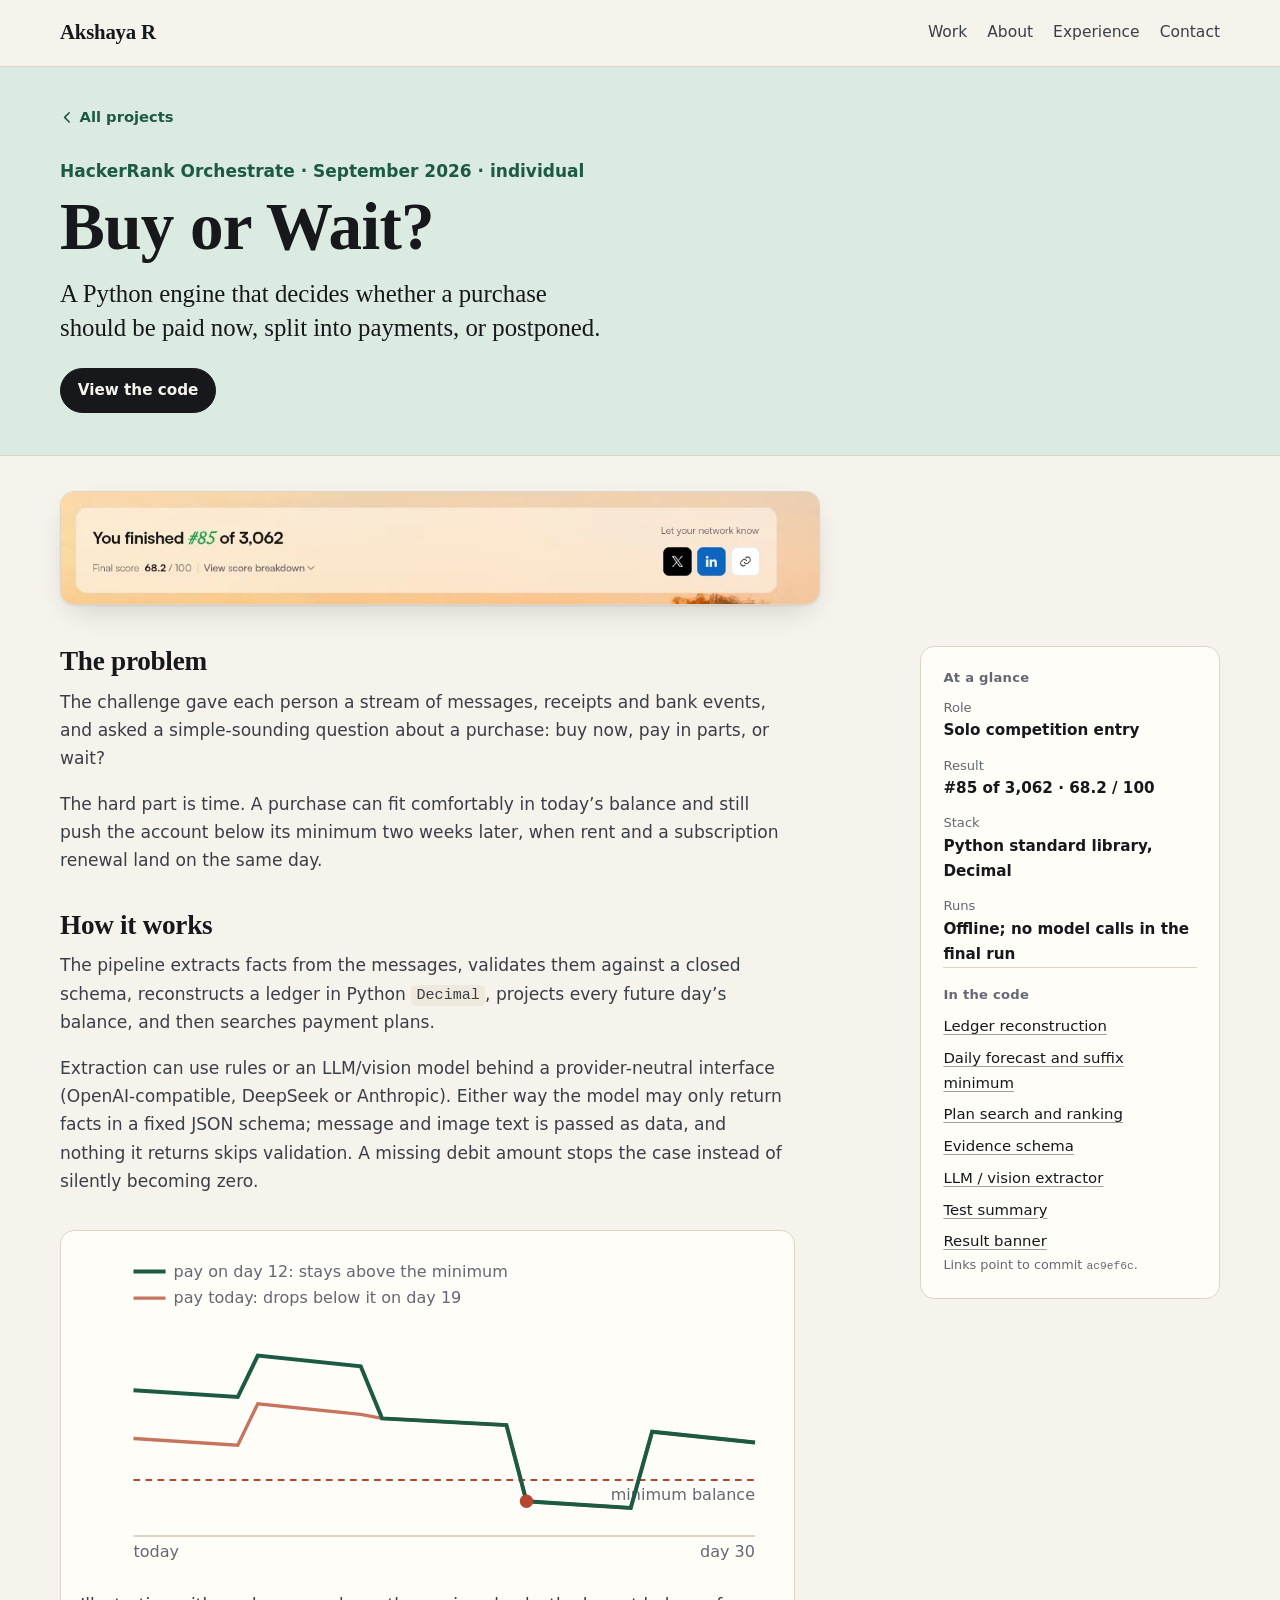
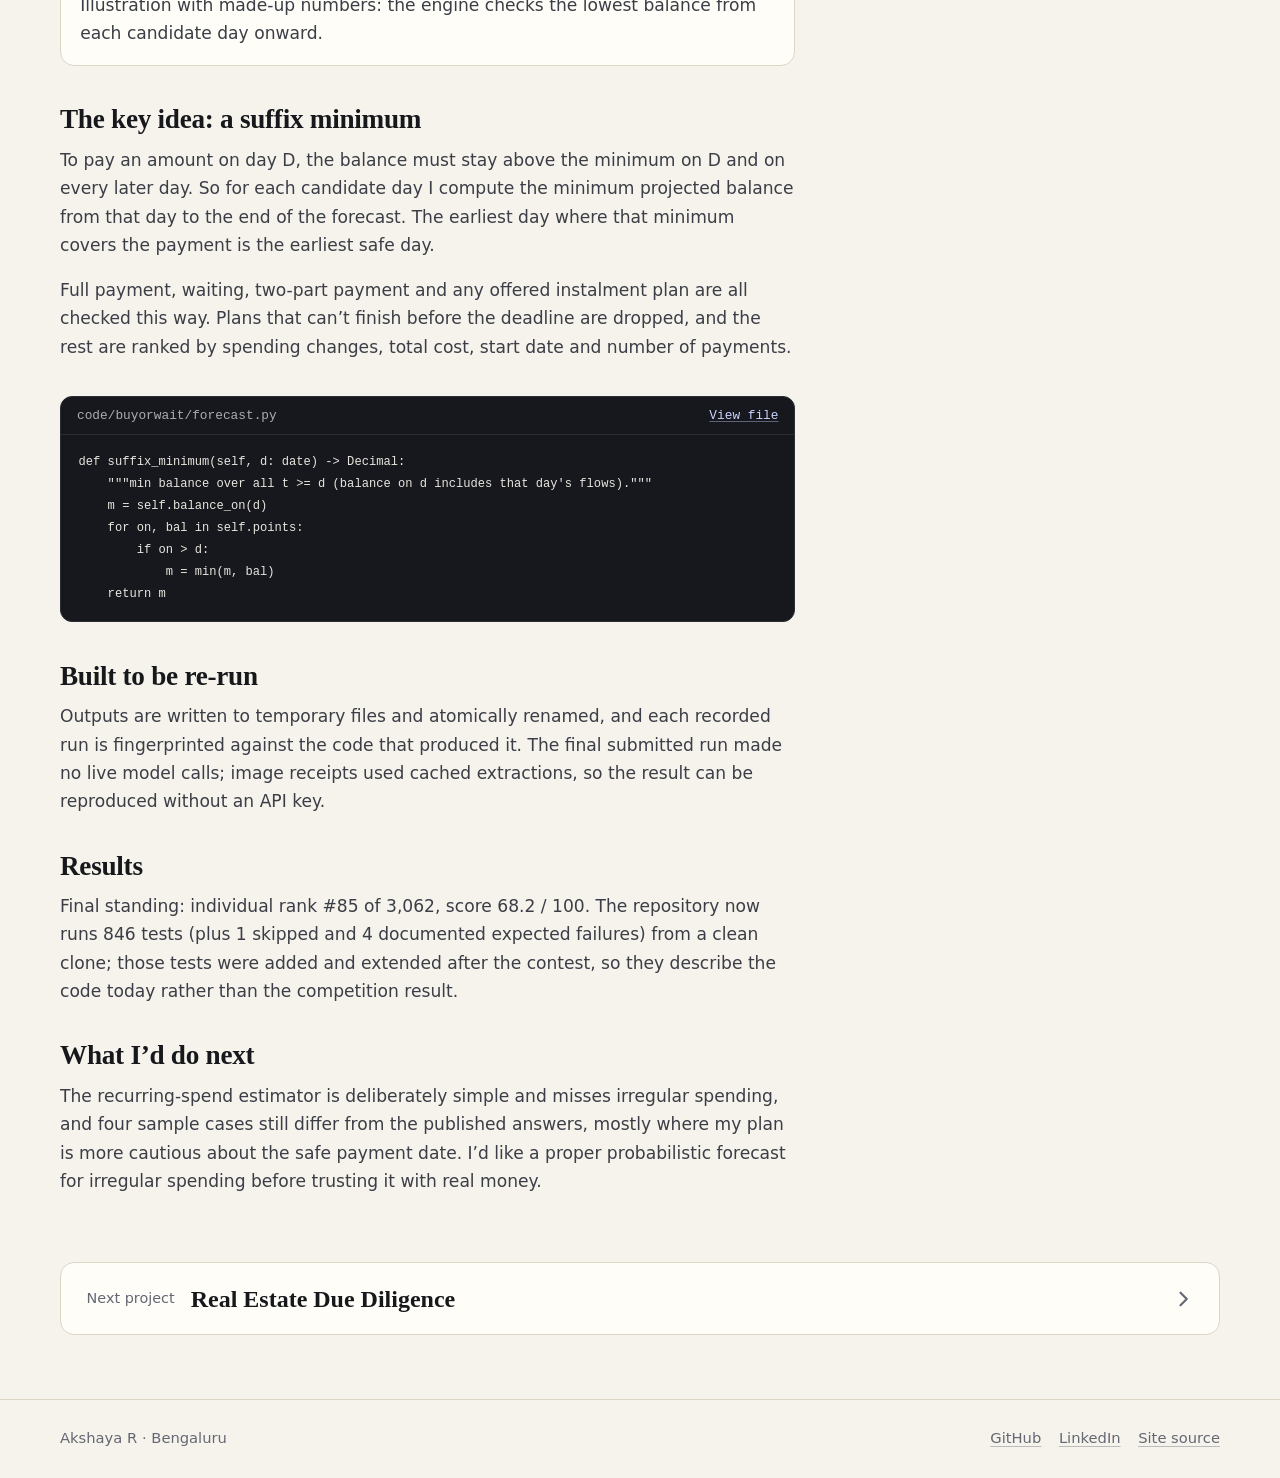
<file: projects/buy-or-wait/index.html>
<!doctype html>
<html lang="en">
<head>
<meta charset="utf-8">
<meta name="viewport" content="width=device-width,initial-scale=1">
<title>Buy or Wait? · Akshaya R</title>
<meta name="description" content="A financial decision engine built for HackerRank Orchestrate (September 2026), ranked #85 of 3,062.">
<meta name="color-scheme" content="light dark">
<meta name="theme-color" content="#f6f3ec">
<link rel="canonical" href="https://akshayalgox.github.io/projects/buy-or-wait/">
<meta name="robots" content="index,follow">
<meta property="og:type" content="website">
<meta property="og:site_name" content="Akshaya R">
<meta property="og:title" content="Buy or Wait? · Akshaya R">
<meta property="og:description" content="A financial decision engine built for HackerRank Orchestrate (September 2026), ranked #85 of 3,062.">
<meta property="og:url" content="https://akshayalgox.github.io/projects/buy-or-wait/">
<meta property="og:image" content="https://akshayalgox.github.io/assets/social.png">
<meta property="og:image:width" content="1200">
<meta property="og:image:height" content="630">
<meta property="og:image:alt" content="Akshaya R, software engineer: backend, full-stack and applied ML projects">
<meta name="twitter:card" content="summary_large_image">
<meta name="twitter:title" content="Buy or Wait? · Akshaya R">
<meta name="twitter:description" content="A financial decision engine built for HackerRank Orchestrate (September 2026), ranked #85 of 3,062.">
<meta name="twitter:image" content="https://akshayalgox.github.io/assets/social.png">
<link rel="icon" href="/assets/favicon.svg" type="image/svg+xml">
<link rel="stylesheet" href="/assets/site.css">
<script type="application/ld+json">[{"@context": "https://schema.org", "@type": "Person", "@id": "https://akshayalgox.github.io/#person", "name": "Akshaya R", "url": "https://akshayalgox.github.io/", "sameAs": ["https://github.com/AkshayAlgoX", "https://www.linkedin.com/in/akshaya-r-a381873a4/", "https://leetcode.com/u/rakshay5764/"], "affiliation": {"@type": "CollegeOrUniversity", "name": "BGS College of Engineering and Technology"}, "knowsAbout": ["Backend development", "Full-stack development", "Java", "Spring Boot", "TypeScript", "Node.js", "Python", "PostgreSQL", "MongoDB", "Applied machine learning"]}, {"@context": "https://schema.org", "@type": "WebSite", "@id": "https://akshayalgox.github.io/#website", "name": "Akshaya R", "url": "https://akshayalgox.github.io/"}, {"@context": "https://schema.org", "@type": "CreativeWork", "name": "Buy or Wait?", "url": "https://akshayalgox.github.io/projects/buy-or-wait/", "author": {"@id": "https://akshayalgox.github.io/#person"}, "about": {"@type": "SoftwareSourceCode", "name": "Buy or Wait?", "codeRepository": "https://github.com/AkshayAlgoX/hackerrank-orchestrate-september26-akshay"}}]</script>
</head>
<body>
<a class="skip" href="#main">Skip to content</a>
<header class="site-head">
<div class="wrap head-row">
<a class="wordmark" href="/" aria-label="Akshaya R, home">Akshaya R</a>
<nav aria-label="Main">
<a href="/#work">Work</a><a href="/#about">About</a><a href="/#experience">Experience</a><a href="/#contact">Contact</a>
</nav>
</div>
</header>
<main id="main" class="case t-forest">
<div class="case-top"><div class="wrap">
<p class="crumb"><a href="/#work"><svg class="chev" viewBox="0 0 16 16" width="16" height="16" aria-hidden="true" focusable="false"><path d="M10 3L5 8l5 5" fill="none" stroke="currentColor" stroke-width="1.75" stroke-linecap="round" stroke-linejoin="round"/></svg>All projects</a></p>
<p class="context">HackerRank Orchestrate · September 2026 · individual</p>
<h1>Buy or Wait?</h1>
<p class="lead">A Python engine that decides whether a purchase should be paid now, split into payments, or postponed.</p>
<div class="cta"><a class="btn primary" href="https://github.com/AkshayAlgoX/hackerrank-orchestrate-september26-akshay">View the code</a></div>

</div></div>
<div class="wrap"><div class="case-hero-media result"><img class="" src="/assets/img/orchestrate-result-1071.webp" srcset="/assets/img/orchestrate-result-1071.webp 1071w" sizes="(min-width: 1100px) 1000px, 100vw" width="1071" height="158" alt="HackerRank result banner: You finished #85 of 3,062, final score 68.2 out of 100" fetchpriority="high"></div>
<div class="case-grid">
<article class="case-body"><section aria-labelledby="s0"><h2 id="s0">The problem</h2><p>The challenge gave each person a stream of messages, receipts and bank events, and asked a simple-sounding question about a purchase: buy now, pay in parts, or wait?</p><p>The hard part is time. A purchase can fit comfortably in today’s balance and still push the account below its minimum two weeks later, when rent and a subscription renewal land on the same day.</p></section><section aria-labelledby="s1"><h2 id="s1">How it works</h2><p>The pipeline extracts facts from the messages, validates them against a closed schema, reconstructs a ledger in Python <code>Decimal</code>, projects every future day’s balance, and then searches payment plans.</p><p>Extraction can use rules or an LLM/vision model behind a provider-neutral interface (OpenAI-compatible, DeepSeek or Anthropic). Either way the model may only return facts in a fixed JSON schema; message and image text is passed as data, and nothing it returns skips validation. A missing debit amount stops the case instead of silently becoming zero.</p></section><figure class="case-fig"><svg class="fig" viewBox="0 0 520 250" role="img" aria-labelledby="cf-t cf-d">
<title id="cf-t">Why the payment day matters</title>
<desc id="cf-d">Projected balance over 30 days. Paying the full amount today drops the balance below the minimum on day 19, when rent is due. Paying on day 12 keeps every later day above the minimum.</desc>
<line x1="40" y1="16" x2="64" y2="16" class="f-good"/><text x="70" y="20" class="f-small">pay on day 12: stays above the minimum</text>
<line x1="40" y1="36" x2="64" y2="36" class="f-bad"/><text x="70" y="40" class="f-small">pay today: drops below it on day 19</text>
<line x1="40" y1="172" x2="505" y2="172" class="f-floor"/>
<text x="505" y="187" text-anchor="end" class="f-small">minimum balance</text>
<path d="M40,141 L118,146 L133,115 L210,123 L226,126 L319,131 L334,188 L412,193 L428,136 L505,144" class="f-bad"/>
<path d="M40,105 L118,110 L133,79 L210,87 L226,126 L319,131 L334,188 L412,193 L428,136 L505,144" class="f-good"/>
<circle cx="334" cy="188" r="5" class="f-bad-dot"/>
<line x1="40" y1="214" x2="505" y2="214" class="f-axis"/>
<text x="40" y="230" class="f-small">today</text><text x="505" y="230" text-anchor="end" class="f-small">day 30</text>
</svg>
<p class="fig-cap">Illustration with made-up numbers: the engine checks the lowest balance from each candidate day onward.</p></figure><section aria-labelledby="s2"><h2 id="s2">The key idea: a suffix minimum</h2><p>To pay an amount on day D, the balance must stay above the minimum on D and on every later day. So for each candidate day I compute the minimum projected balance from that day to the end of the forecast. The earliest day where that minimum covers the payment is the earliest safe day.</p><p>Full payment, waiting, two-part payment and any offered instalment plan are all checked this way. Plans that can’t finish before the deadline are dropped, and the rest are ranked by spending changes, total cost, start date and number of payments.</p></section><figure class="code"><div class="code-head"><span>code/buyorwait/forecast.py</span><a href="https://github.com/AkshayAlgoX/hackerrank-orchestrate-september26-akshay/blob/ac9ef6c/code/buyorwait/forecast.py">View file</a></div><pre><code>def suffix_minimum(self, d: date) -&gt; Decimal:
    &quot;&quot;&quot;min balance over all t &gt;= d (balance on d includes that day&#x27;s flows).&quot;&quot;&quot;
    m = self.balance_on(d)
    for on, bal in self.points:
        if on &gt; d:
            m = min(m, bal)
    return m</code></pre></figure><section aria-labelledby="s3"><h2 id="s3">Built to be re-run</h2><p>Outputs are written to temporary files and atomically renamed, and each recorded run is fingerprinted against the code that produced it. The final submitted run made no live model calls; image receipts used cached extractions, so the result can be reproduced without an API key.</p></section><section aria-labelledby="s4"><h2 id="s4">Results</h2><p>Final standing: individual rank #85 of 3,062, score 68.2 / 100. The repository now runs 846 tests (plus 1 skipped and 4 documented expected failures) from a clean clone; those tests were added and extended after the contest, so they describe the code today rather than the competition result.</p></section><section aria-labelledby="s5"><h2 id="s5">What I’d do next</h2><p>The recurring-spend estimator is deliberately simple and misses irregular spending, and four sample cases still differ from the published answers, mostly where my plan is more cautious about the safe payment date. I’d like a proper probabilistic forecast for irregular spending before trusting it with real money.</p></section></article>
<aside class="case-side" aria-label="Project details">
<h2 class="side-title">At a glance</h2><dl class="glance"><div><dt>Role</dt><dd>Solo competition entry</dd></div><div><dt>Result</dt><dd>#85 of 3,062 · 68.2 / 100</dd></div><div><dt>Stack</dt><dd>Python standard library, Decimal</dd></div><div><dt>Runs</dt><dd>Offline; no model calls in the final run</dd></div></dl>
<h2 class="side-title">In the code</h2><ul class="sources"><li><a href="https://github.com/AkshayAlgoX/hackerrank-orchestrate-september26-akshay/blob/ac9ef6c/code/buyorwait/ledger.py">Ledger reconstruction</a></li><li><a href="https://github.com/AkshayAlgoX/hackerrank-orchestrate-september26-akshay/blob/ac9ef6c/code/buyorwait/forecast.py">Daily forecast and suffix minimum</a></li><li><a href="https://github.com/AkshayAlgoX/hackerrank-orchestrate-september26-akshay/blob/ac9ef6c/code/buyorwait/planning.py">Plan search and ranking</a></li><li><a href="https://github.com/AkshayAlgoX/hackerrank-orchestrate-september26-akshay/blob/ac9ef6c/code/buyorwait/evidence.py">Evidence schema</a></li><li><a href="https://github.com/AkshayAlgoX/hackerrank-orchestrate-september26-akshay/blob/ac9ef6c/code/buyorwait/extraction/llm.py">LLM / vision extractor</a></li><li><a href="https://github.com/AkshayAlgoX/hackerrank-orchestrate-september26-akshay/blob/ac9ef6c/docs/TEST_VERIFICATION_SUMMARY.md">Test summary</a></li><li><a href="https://github.com/AkshayAlgoX/hackerrank-orchestrate-september26-akshay/blob/ac9ef6c/docs/assets/hackerrank_orchestrate_result_banner.png">Result banner</a></li></ul>
<p class="pin">Links point to commit <code>ac9ef6c</code>.</p>
</aside>
</div>
<p class="next"><a href="/projects/due-diligence/"><span>Next project</span><strong>Real Estate Due Diligence</strong><svg class="chev" viewBox="0 0 16 16" width="16" height="16" aria-hidden="true" focusable="false"><path d="M6 3l5 5-5 5" fill="none" stroke="currentColor" stroke-width="1.75" stroke-linecap="round" stroke-linejoin="round"/></svg></a></p>
</div>
</main>
<footer class="site-foot">
<div class="wrap foot-row">
<p>Akshaya R · Bengaluru</p>
<p><a href="https://github.com/AkshayAlgoX">GitHub</a><a href="https://www.linkedin.com/in/akshaya-r-a381873a4/">LinkedIn</a><a href="https://github.com/AkshayAlgoX/AkshayAlgoX.github.io">Site source</a></p>
</div>
</footer>
</body>
</html>
</file>
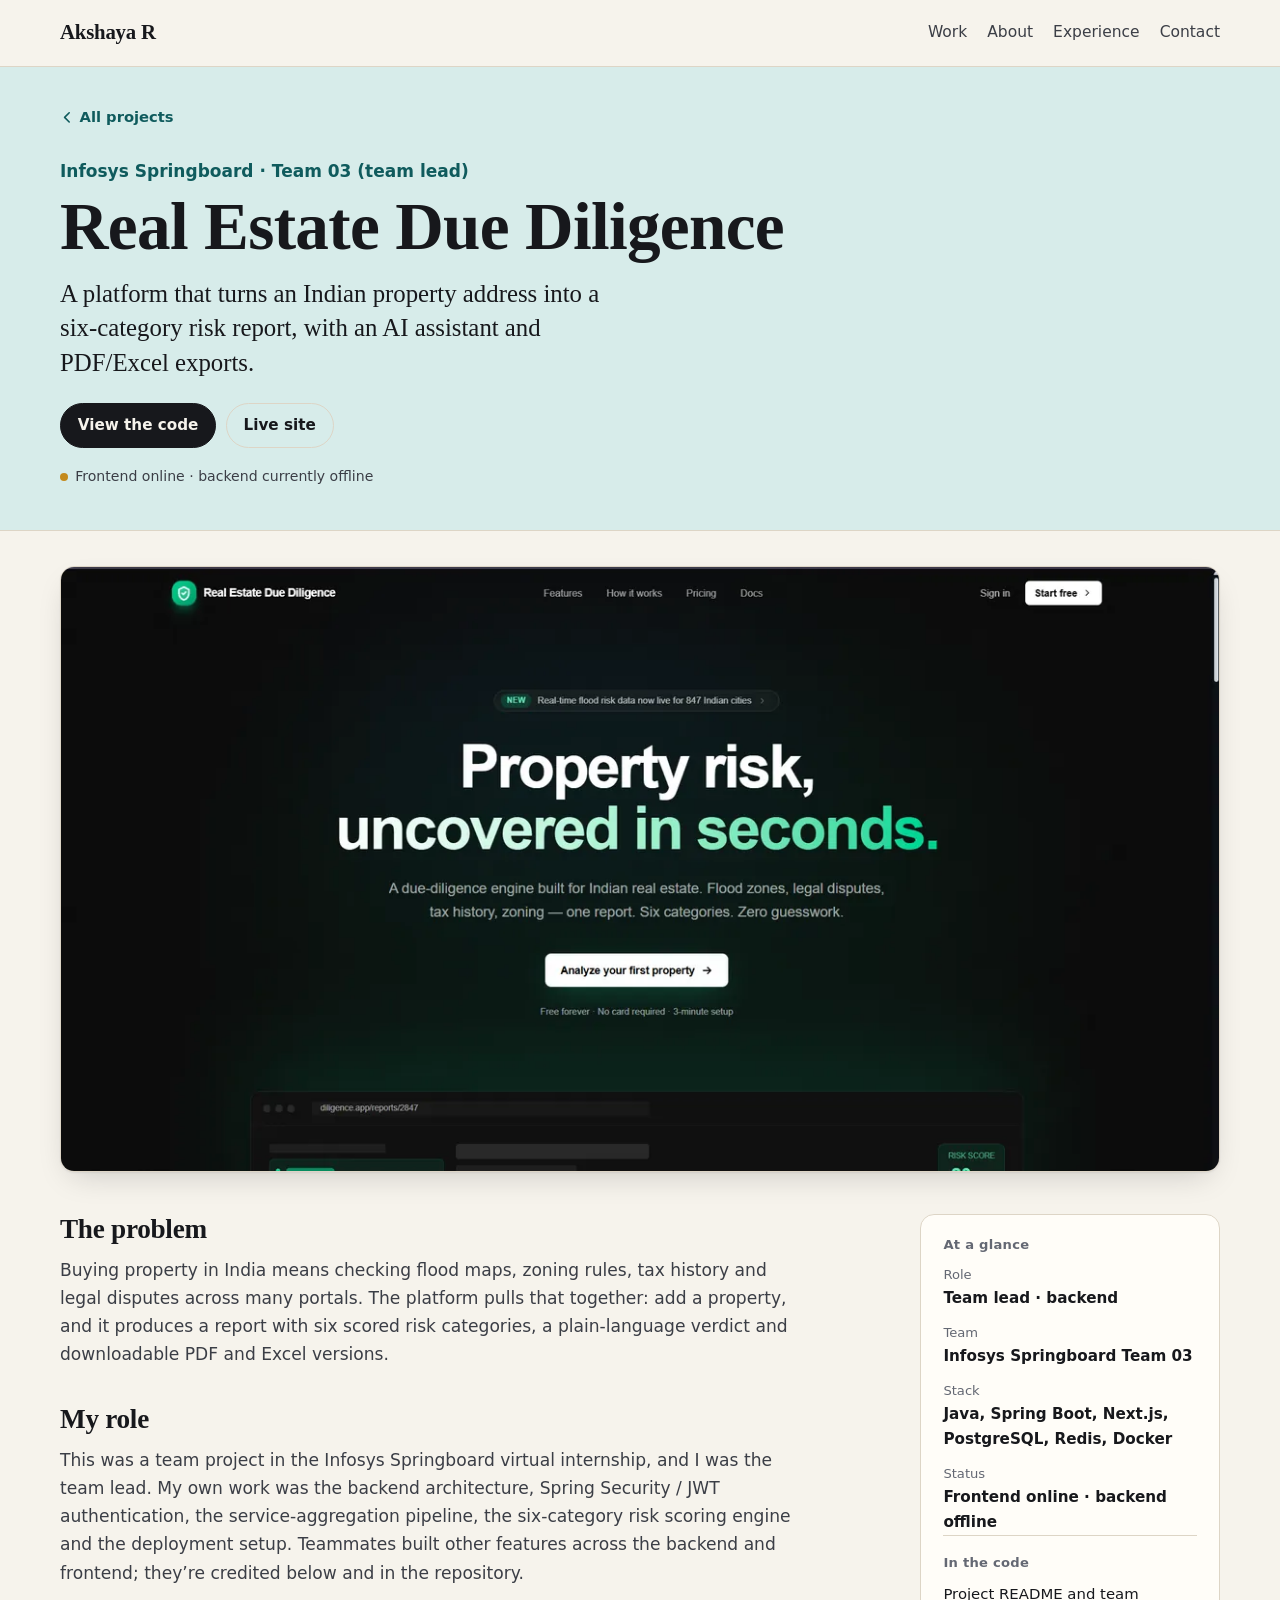
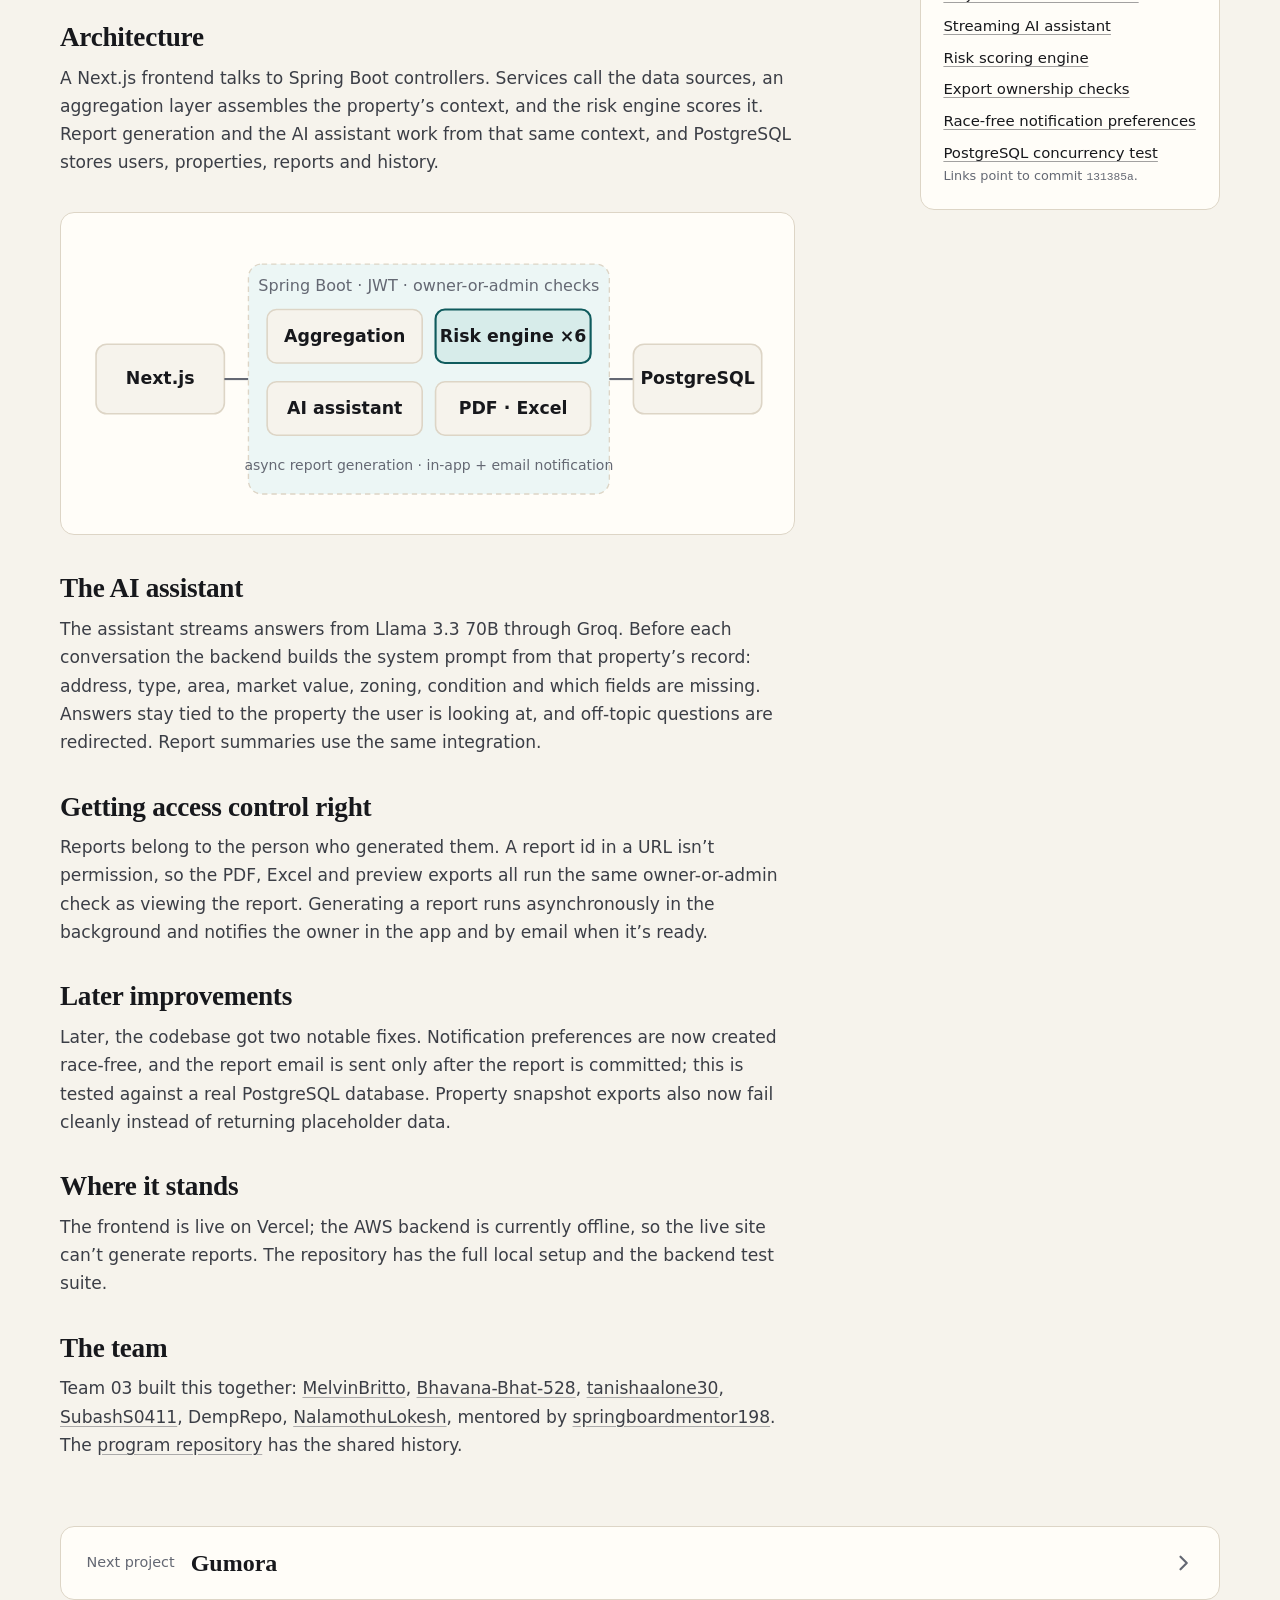
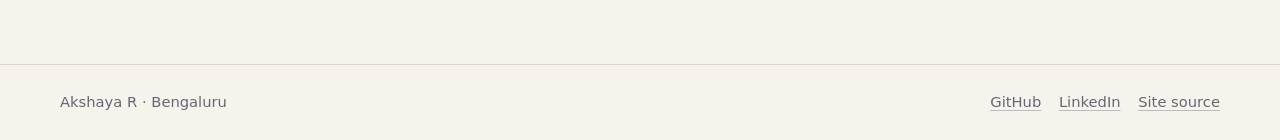
<file: projects/due-diligence/index.html>
<!doctype html>
<html lang="en">
<head>
<meta charset="utf-8">
<meta name="viewport" content="width=device-width,initial-scale=1">
<title>Real Estate Due Diligence · Akshaya R</title>
<meta name="description" content="A team-built property due-diligence platform with six-category risk scoring and protected PDF/Excel reports.">
<meta name="color-scheme" content="light dark">
<meta name="theme-color" content="#f6f3ec">
<link rel="canonical" href="https://akshayalgox.github.io/projects/due-diligence/">
<meta name="robots" content="index,follow">
<meta property="og:type" content="website">
<meta property="og:site_name" content="Akshaya R">
<meta property="og:title" content="Real Estate Due Diligence · Akshaya R">
<meta property="og:description" content="A team-built property due-diligence platform with six-category risk scoring and protected PDF/Excel reports.">
<meta property="og:url" content="https://akshayalgox.github.io/projects/due-diligence/">
<meta property="og:image" content="https://akshayalgox.github.io/assets/social.png">
<meta property="og:image:width" content="1200">
<meta property="og:image:height" content="630">
<meta property="og:image:alt" content="Akshaya R, software engineer: backend, full-stack and applied ML projects">
<meta name="twitter:card" content="summary_large_image">
<meta name="twitter:title" content="Real Estate Due Diligence · Akshaya R">
<meta name="twitter:description" content="A team-built property due-diligence platform with six-category risk scoring and protected PDF/Excel reports.">
<meta name="twitter:image" content="https://akshayalgox.github.io/assets/social.png">
<link rel="icon" href="/assets/favicon.svg" type="image/svg+xml">
<link rel="stylesheet" href="/assets/site.css">
<script type="application/ld+json">[{"@context": "https://schema.org", "@type": "Person", "@id": "https://akshayalgox.github.io/#person", "name": "Akshaya R", "url": "https://akshayalgox.github.io/", "sameAs": ["https://github.com/AkshayAlgoX", "https://www.linkedin.com/in/akshaya-r-a381873a4/", "https://leetcode.com/u/rakshay5764/"], "affiliation": {"@type": "CollegeOrUniversity", "name": "BGS College of Engineering and Technology"}, "knowsAbout": ["Backend development", "Full-stack development", "Java", "Spring Boot", "TypeScript", "Node.js", "Python", "PostgreSQL", "MongoDB", "Applied machine learning"]}, {"@context": "https://schema.org", "@type": "WebSite", "@id": "https://akshayalgox.github.io/#website", "name": "Akshaya R", "url": "https://akshayalgox.github.io/"}, {"@context": "https://schema.org", "@type": "CreativeWork", "name": "Real Estate Due Diligence", "url": "https://akshayalgox.github.io/projects/due-diligence/", "author": {"@id": "https://akshayalgox.github.io/#person"}, "about": {"@type": "SoftwareSourceCode", "name": "Real Estate Due Diligence", "codeRepository": "https://github.com/AkshayAlgoX/due-deligence-platform"}}]</script>
</head>
<body>
<a class="skip" href="#main">Skip to content</a>
<header class="site-head">
<div class="wrap head-row">
<a class="wordmark" href="/" aria-label="Akshaya R, home">Akshaya R</a>
<nav aria-label="Main">
<a href="/#work">Work</a><a href="/#about">About</a><a href="/#experience">Experience</a><a href="/#contact">Contact</a>
</nav>
</div>
</header>
<main id="main" class="case t-sea">
<div class="case-top"><div class="wrap">
<p class="crumb"><a href="/#work"><svg class="chev" viewBox="0 0 16 16" width="16" height="16" aria-hidden="true" focusable="false"><path d="M10 3L5 8l5 5" fill="none" stroke="currentColor" stroke-width="1.75" stroke-linecap="round" stroke-linejoin="round"/></svg>All projects</a></p>
<p class="context">Infosys Springboard · Team 03 (team lead)</p>
<h1>Real Estate Due Diligence</h1>
<p class="lead">A platform that turns an Indian property address into a six-category risk report, with an AI assistant and PDF/Excel exports.</p>
<div class="cta"><a class="btn primary" href="https://github.com/AkshayAlgoX/due-deligence-platform">View the code</a><a class="btn ghost" href="https://due-deligence-platform.vercel.app/">Live site</a></div>
<p class="status">Frontend online · backend currently offline</p>
</div></div>
<div class="wrap"><div class="case-hero-media"><img class="" src="/assets/img/dd-landing-1200.webp" srcset="/assets/img/dd-landing-640.webp 640w, /assets/img/dd-landing-1200.webp 1200w" sizes="(min-width: 1100px) 1000px, 100vw" width="1200" height="626" alt="Due Diligence landing page: Property risk, uncovered in seconds" fetchpriority="high"></div>
<div class="case-grid">
<article class="case-body"><section aria-labelledby="s0"><h2 id="s0">The problem</h2><p>Buying property in India means checking flood maps, zoning rules, tax history and legal disputes across many portals. The platform pulls that together: add a property, and it produces a report with six scored risk categories, a plain-language verdict and downloadable PDF and Excel versions.</p></section><section aria-labelledby="s1"><h2 id="s1">My role</h2><p>This was a team project in the Infosys Springboard virtual internship, and I was the team lead. My own work was the backend architecture, Spring Security / JWT authentication, the service-aggregation pipeline, the six-category risk scoring engine and the deployment setup. Teammates built other features across the backend and frontend; they’re credited below and in the repository.</p></section><section aria-labelledby="s2"><h2 id="s2">Architecture</h2><p>A Next.js frontend talks to Spring Boot controllers. Services call the data sources, an aggregation layer assembles the property’s context, and the risk engine scores it. Report generation and the AI assistant work from that same context, and PostgreSQL stores users, properties, reports and history.</p></section><figure class="case-fig"><svg class="fig" viewBox="0 0 520 220" role="img" aria-labelledby="dd-t dd-d">
<title id="dd-t">Due Diligence architecture</title>
<desc id="dd-d">A Next.js frontend calls Spring Boot controllers secured with JWT. Services aggregate property data from several sources, a risk engine scores six categories, and report and AI assistant features use the same context. PostgreSQL stores the data. Exports pass the same owner-or-admin check as the report.</desc>
<rect x="12" y="84" width="96" height="52" rx="8" class="f-box"/><text x="60" y="114" text-anchor="middle" class="f-strong">Next.js</text>
<path d="M108,110 L126,110" class="f-arrow"/>
<rect x="126" y="24" width="270" height="172" rx="10" class="f-band"/>
<text x="261" y="44" text-anchor="middle" class="f-small">Spring Boot · JWT · owner-or-admin checks</text>
<rect x="140" y="58" width="116" height="40" rx="7" class="f-box"/><text x="198" y="82" text-anchor="middle" class="f-strong">Aggregation</text>
<rect x="266" y="58" width="116" height="40" rx="7" class="f-sel"/><text x="324" y="82" text-anchor="middle" class="f-strong">Risk engine ×6</text>
<rect x="140" y="112" width="116" height="40" rx="7" class="f-box"/><text x="198" y="136" text-anchor="middle" class="f-strong">AI assistant</text>
<rect x="266" y="112" width="116" height="40" rx="7" class="f-box"/><text x="324" y="136" text-anchor="middle" class="f-strong">PDF · Excel</text>
<text x="261" y="178" text-anchor="middle" class="f-tiny">async report generation · in-app + email notification</text>
<path d="M396,110 L414,110" class="f-arrow"/>
<rect x="414" y="84" width="96" height="52" rx="8" class="f-box"/><text x="462" y="114" text-anchor="middle" class="f-strong">PostgreSQL</text>
</svg></figure><section aria-labelledby="s3"><h2 id="s3">The AI assistant</h2><p>The assistant streams answers from Llama 3.3 70B through Groq. Before each conversation the backend builds the system prompt from that property’s record: address, type, area, market value, zoning, condition and which fields are missing. Answers stay tied to the property the user is looking at, and off-topic questions are redirected. Report summaries use the same integration.</p></section><section aria-labelledby="s4"><h2 id="s4">Getting access control right</h2><p>Reports belong to the person who generated them. A report id in a URL isn’t permission, so the PDF, Excel and preview exports all run the same owner-or-admin check as viewing the report. Generating a report runs asynchronously in the background and notifies the owner in the app and by email when it’s ready.</p></section><section aria-labelledby="s5"><h2 id="s5">Later improvements</h2><p>Later, the codebase got two notable fixes. Notification preferences are now created race-free, and the report email is sent only after the report is committed; this is tested against a real PostgreSQL database. Property snapshot exports also now fail cleanly instead of returning placeholder data.</p></section><section aria-labelledby="s6"><h2 id="s6">Where it stands</h2><p>The frontend is live on Vercel; the AWS backend is currently offline, so the live site can’t generate reports. The repository has the full local setup and the backend test suite.</p></section><section aria-labelledby="team"><h2 id="team">The team</h2><p>Team 03 built this together: <a href="https://github.com/MelvinBritto">MelvinBritto</a>, <a href="https://github.com/Bhavana-Bhat-528">Bhavana-Bhat-528</a>, <a href="https://github.com/tanishaalone30">tanishaalone30</a>, <a href="https://github.com/SubashS0411">SubashS0411</a>, DempRepo, <a href="https://github.com/NalamothuLokesh">NalamothuLokesh</a>, mentored by <a href="https://github.com/springboardmentor198">springboardmentor198</a>. The <a href="https://github.com/springboardmentor198/team-03">program repository</a> has the shared history.</p></section></article>
<aside class="case-side" aria-label="Project details">
<h2 class="side-title">At a glance</h2><dl class="glance"><div><dt>Role</dt><dd>Team lead · backend</dd></div><div><dt>Team</dt><dd>Infosys Springboard Team 03</dd></div><div><dt>Stack</dt><dd>Java, Spring Boot, Next.js, PostgreSQL, Redis, Docker</dd></div><div><dt>Status</dt><dd>Frontend online · backend offline</dd></div></dl>
<h2 class="side-title">In the code</h2><ul class="sources"><li><a href="https://github.com/AkshayAlgoX/due-deligence-platform/blob/131385a/README.md">Project README and team</a></li><li><a href="https://github.com/AkshayAlgoX/due-deligence-platform/blob/131385a/backend/src/main/java/com/realestate/duediligence/service/impl/AgentChatServiceImpl.java">Streaming AI assistant</a></li><li><a href="https://github.com/AkshayAlgoX/due-deligence-platform/blob/131385a/backend/src/main/java/com/realestate/duediligence/service/RiskScoringEngine.java">Risk scoring engine</a></li><li><a href="https://github.com/AkshayAlgoX/due-deligence-platform/blob/131385a/backend/src/main/java/com/realestate/duediligence/service/impl/ExportServiceImpl.java">Export ownership checks</a></li><li><a href="https://github.com/AkshayAlgoX/due-deligence-platform/blob/131385a/backend/src/main/java/com/realestate/duediligence/service/NotificationPreferenceProvisioner.java">Race-free notification preferences</a></li><li><a href="https://github.com/AkshayAlgoX/due-deligence-platform/blob/131385a/backend/src/test/java/com/realestate/duediligence/integration/NotificationPreferenceConcurrencyIT.java">PostgreSQL concurrency test</a></li></ul>
<p class="pin">Links point to commit <code>131385a</code>.</p>
</aside>
</div>
<p class="next"><a href="/projects/gumora/"><span>Next project</span><strong>Gumora</strong><svg class="chev" viewBox="0 0 16 16" width="16" height="16" aria-hidden="true" focusable="false"><path d="M6 3l5 5-5 5" fill="none" stroke="currentColor" stroke-width="1.75" stroke-linecap="round" stroke-linejoin="round"/></svg></a></p>
</div>
</main>
<footer class="site-foot">
<div class="wrap foot-row">
<p>Akshaya R · Bengaluru</p>
<p><a href="https://github.com/AkshayAlgoX">GitHub</a><a href="https://www.linkedin.com/in/akshaya-r-a381873a4/">LinkedIn</a><a href="https://github.com/AkshayAlgoX/AkshayAlgoX.github.io">Site source</a></p>
</div>
</footer>
</body>
</html>
</file>
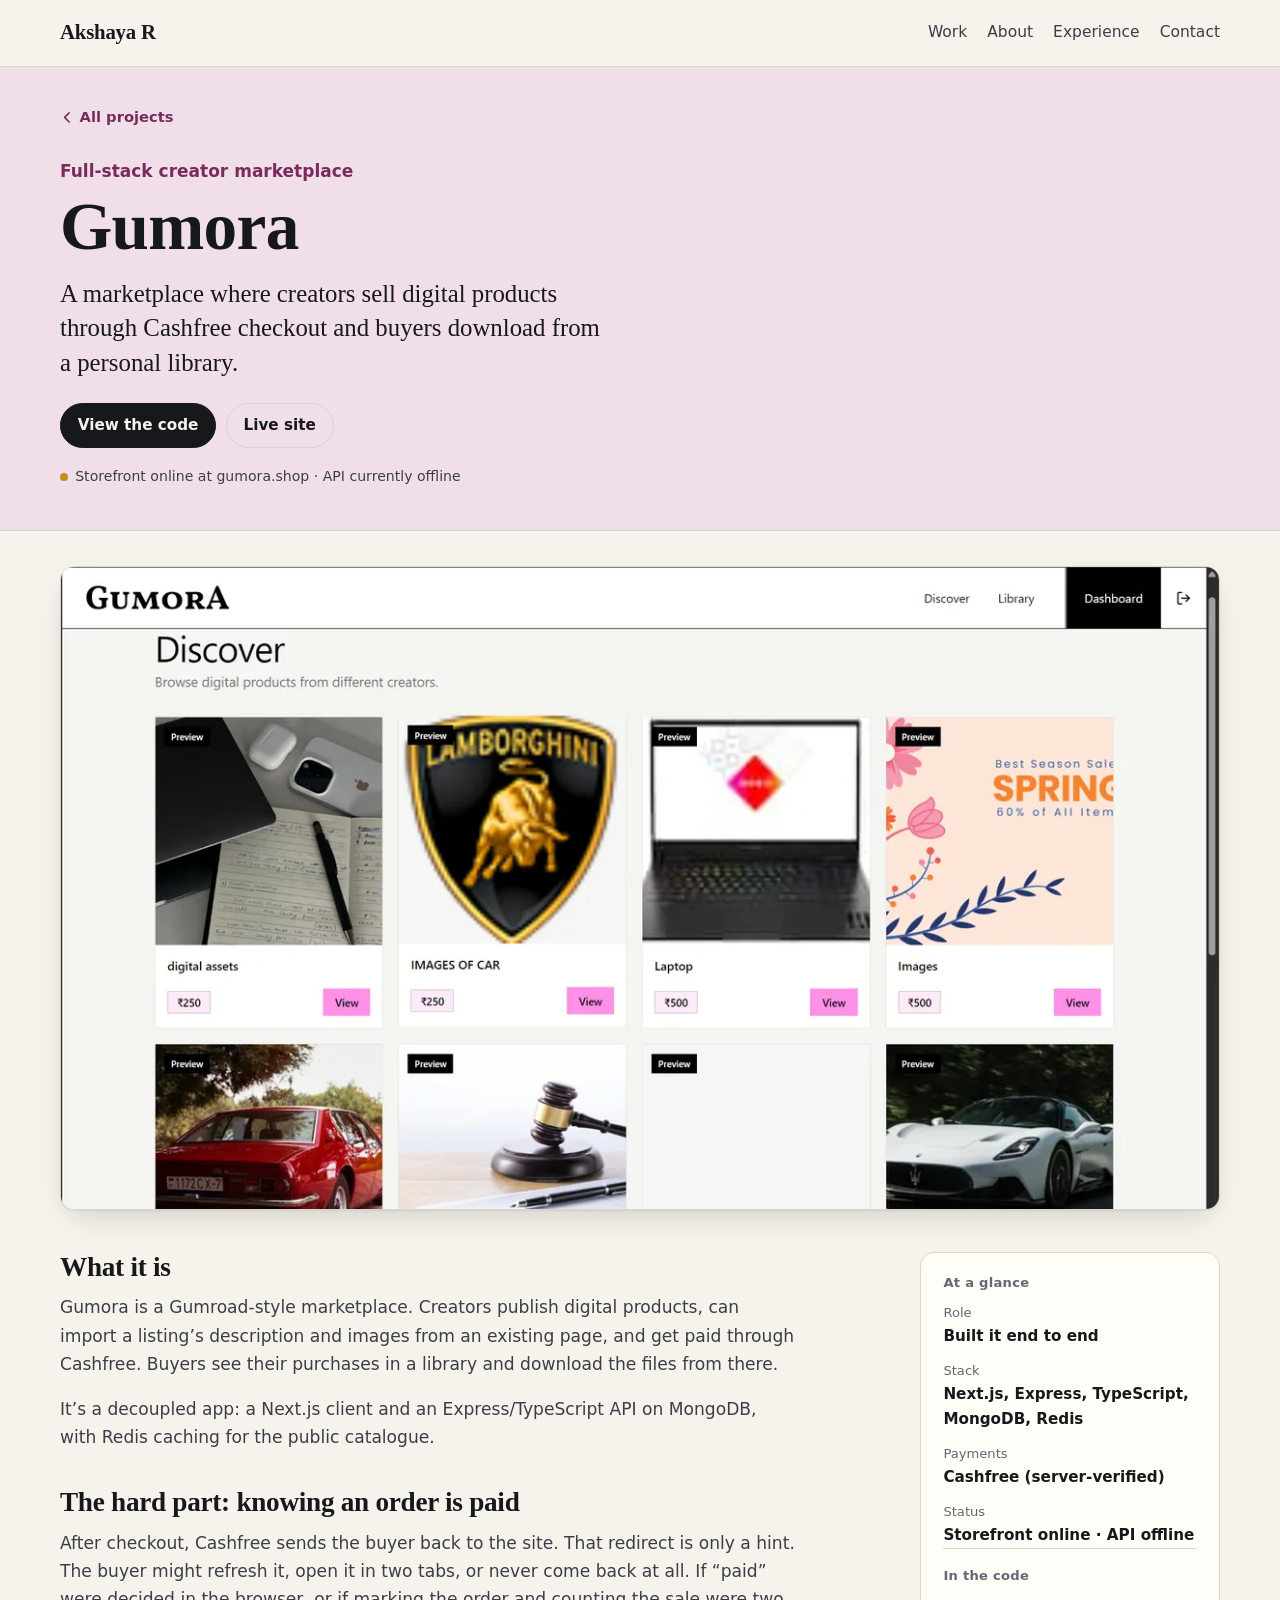
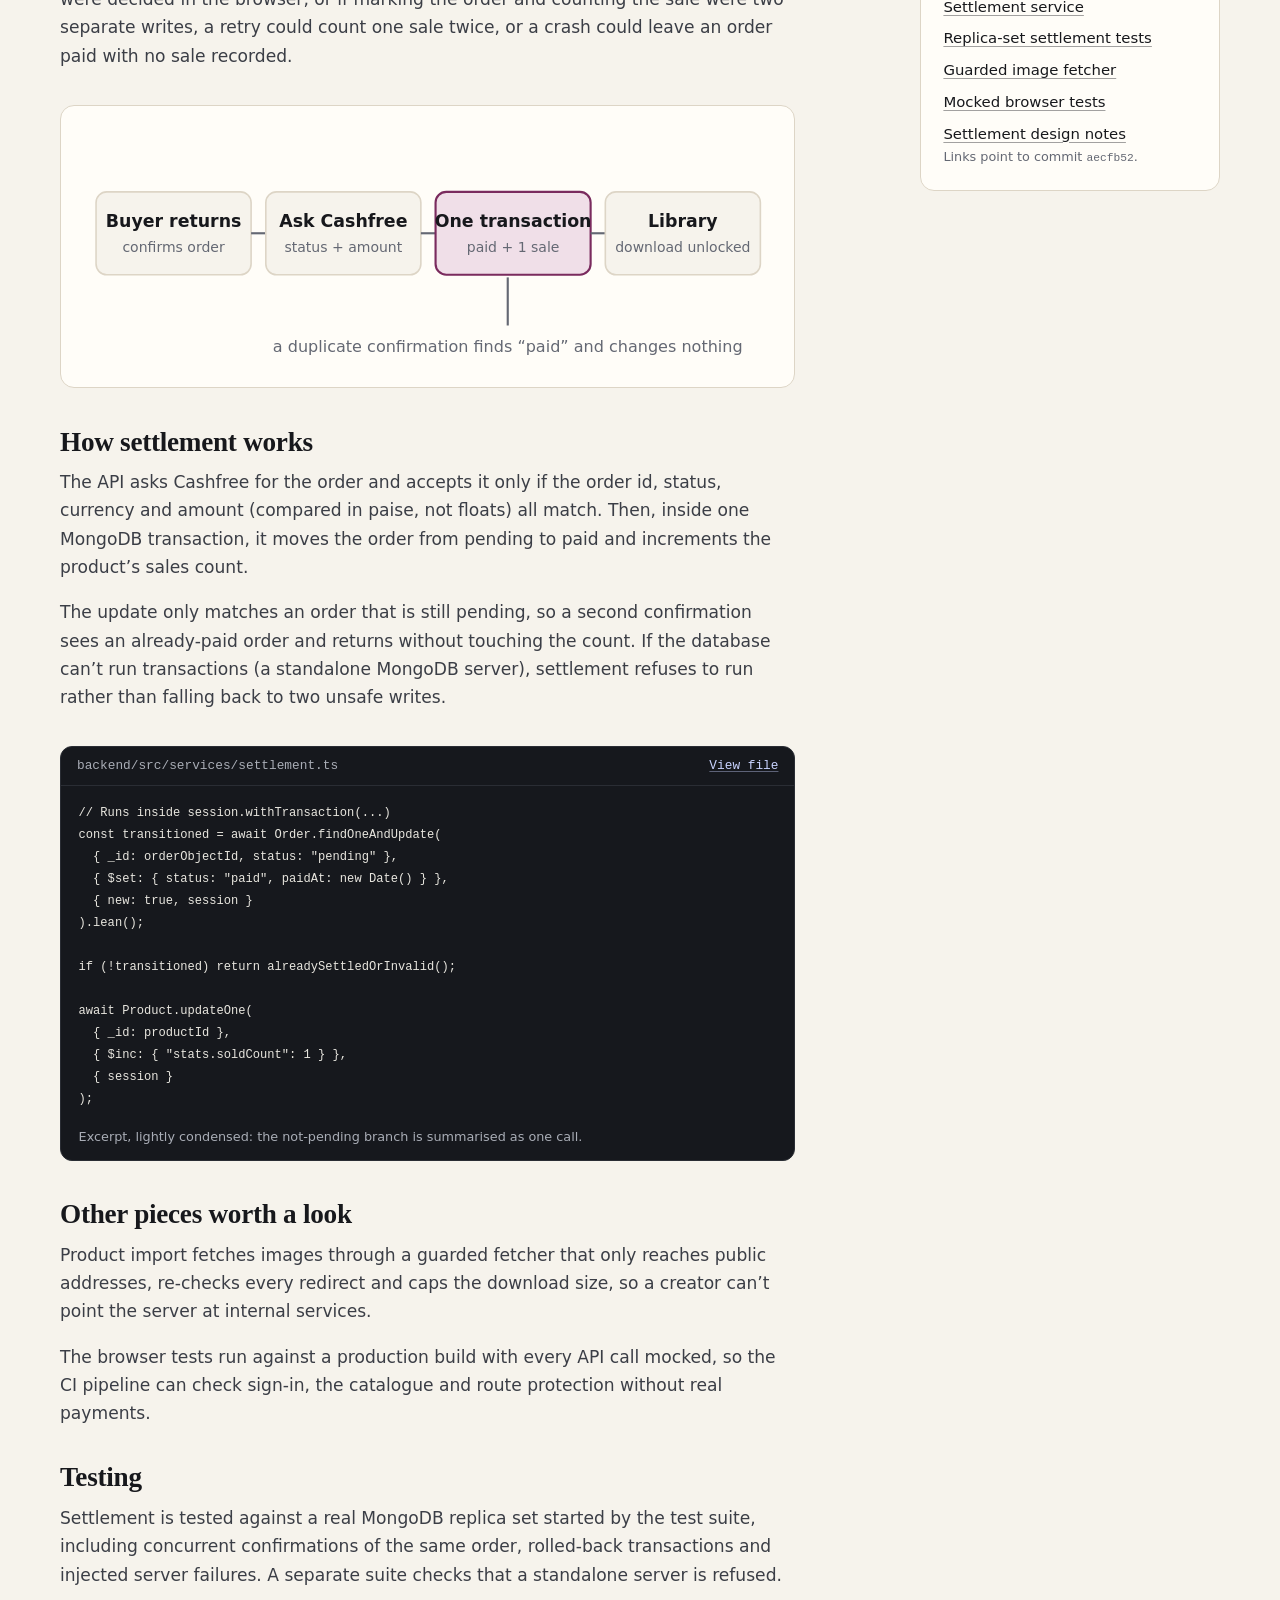
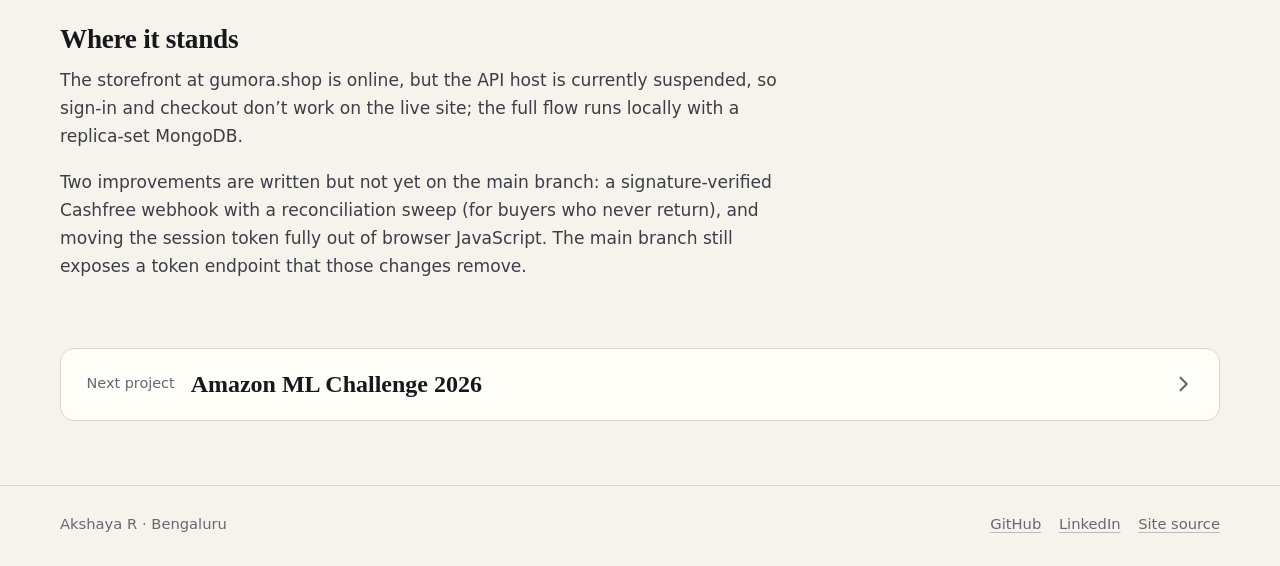
<file: projects/gumora/index.html>
<!doctype html>
<html lang="en">
<head>
<meta charset="utf-8">
<meta name="viewport" content="width=device-width,initial-scale=1">
<title>Gumora · Akshaya R</title>
<meta name="description" content="A creator marketplace with Cashfree checkout whose settlement stays correct when confirmations repeat or race.">
<meta name="color-scheme" content="light dark">
<meta name="theme-color" content="#f6f3ec">
<link rel="canonical" href="https://akshayalgox.github.io/projects/gumora/">
<meta name="robots" content="index,follow">
<meta property="og:type" content="website">
<meta property="og:site_name" content="Akshaya R">
<meta property="og:title" content="Gumora · Akshaya R">
<meta property="og:description" content="A creator marketplace with Cashfree checkout whose settlement stays correct when confirmations repeat or race.">
<meta property="og:url" content="https://akshayalgox.github.io/projects/gumora/">
<meta property="og:image" content="https://akshayalgox.github.io/assets/social.png">
<meta property="og:image:width" content="1200">
<meta property="og:image:height" content="630">
<meta property="og:image:alt" content="Akshaya R, software engineer: backend, full-stack and applied ML projects">
<meta name="twitter:card" content="summary_large_image">
<meta name="twitter:title" content="Gumora · Akshaya R">
<meta name="twitter:description" content="A creator marketplace with Cashfree checkout whose settlement stays correct when confirmations repeat or race.">
<meta name="twitter:image" content="https://akshayalgox.github.io/assets/social.png">
<link rel="icon" href="/assets/favicon.svg" type="image/svg+xml">
<link rel="stylesheet" href="/assets/site.css">
<script type="application/ld+json">[{"@context": "https://schema.org", "@type": "Person", "@id": "https://akshayalgox.github.io/#person", "name": "Akshaya R", "url": "https://akshayalgox.github.io/", "sameAs": ["https://github.com/AkshayAlgoX", "https://www.linkedin.com/in/akshaya-r-a381873a4/", "https://leetcode.com/u/rakshay5764/"], "affiliation": {"@type": "CollegeOrUniversity", "name": "BGS College of Engineering and Technology"}, "knowsAbout": ["Backend development", "Full-stack development", "Java", "Spring Boot", "TypeScript", "Node.js", "Python", "PostgreSQL", "MongoDB", "Applied machine learning"]}, {"@context": "https://schema.org", "@type": "WebSite", "@id": "https://akshayalgox.github.io/#website", "name": "Akshaya R", "url": "https://akshayalgox.github.io/"}, {"@context": "https://schema.org", "@type": "CreativeWork", "name": "Gumora", "url": "https://akshayalgox.github.io/projects/gumora/", "author": {"@id": "https://akshayalgox.github.io/#person"}, "about": {"@type": "SoftwareSourceCode", "name": "Gumora", "codeRepository": "https://github.com/AkshayAlgoX/Gumora-SaaS-Platform"}}]</script>
</head>
<body>
<a class="skip" href="#main">Skip to content</a>
<header class="site-head">
<div class="wrap head-row">
<a class="wordmark" href="/" aria-label="Akshaya R, home">Akshaya R</a>
<nav aria-label="Main">
<a href="/#work">Work</a><a href="/#about">About</a><a href="/#experience">Experience</a><a href="/#contact">Contact</a>
</nav>
</div>
</header>
<main id="main" class="case t-plum">
<div class="case-top"><div class="wrap">
<p class="crumb"><a href="/#work"><svg class="chev" viewBox="0 0 16 16" width="16" height="16" aria-hidden="true" focusable="false"><path d="M10 3L5 8l5 5" fill="none" stroke="currentColor" stroke-width="1.75" stroke-linecap="round" stroke-linejoin="round"/></svg>All projects</a></p>
<p class="context">Full-stack creator marketplace</p>
<h1>Gumora</h1>
<p class="lead">A marketplace where creators sell digital products through Cashfree checkout and buyers download from a personal library.</p>
<div class="cta"><a class="btn primary" href="https://github.com/AkshayAlgoX/Gumora-SaaS-Platform">View the code</a><a class="btn ghost" href="https://www.gumora.shop">Live site</a></div>
<p class="status">Storefront online at gumora.shop · API currently offline</p>
</div></div>
<div class="wrap"><div class="case-hero-media"><img class="" src="/assets/img/gumora-discover-1200.webp" srcset="/assets/img/gumora-discover-640.webp 640w, /assets/img/gumora-discover-1200.webp 1200w" sizes="(min-width: 1100px) 1000px, 100vw" width="1200" height="665" alt="Gumora Discover page: a grid of creator products with prices in rupees" fetchpriority="high"></div>
<div class="case-grid">
<article class="case-body"><section aria-labelledby="s0"><h2 id="s0">What it is</h2><p>Gumora is a Gumroad-style marketplace. Creators publish digital products, can import a listing’s description and images from an existing page, and get paid through Cashfree. Buyers see their purchases in a library and download the files from there.</p><p>It’s a decoupled app: a Next.js client and an Express/TypeScript API on MongoDB, with Redis caching for the public catalogue.</p></section><section aria-labelledby="s1"><h2 id="s1">The hard part: knowing an order is paid</h2><p>After checkout, Cashfree sends the buyer back to the site. That redirect is only a hint. The buyer might refresh it, open it in two tabs, or never come back at all. If “paid” were decided in the browser, or if marking the order and counting the sale were two separate writes, a retry could count one sale twice, or a crash could leave an order paid with no sale recorded.</p></section><figure class="case-fig"><svg class="fig" viewBox="0 0 520 190" role="img" aria-labelledby="st-t st-d">
<title id="st-t">Settlement flow</title>
<desc id="st-d">The buyer returns and confirms the order, the API checks the order with Cashfree including the exact amount, then one database transaction marks it paid and counts the sale, and the library unlocks the download. A duplicate confirmation finds the order already paid and changes nothing.</desc>
<rect x="12" y="50" width="116" height="62" rx="8" class="f-box"/><text x="70" y="76" text-anchor="middle" class="f-strong">Buyer returns</text><text x="70" y="95" text-anchor="middle" class="f-tiny">confirms order</text><path d="M128,81 L139,81" class="f-arrow"/><rect x="139" y="50" width="116" height="62" rx="8" class="f-box"/><text x="197" y="76" text-anchor="middle" class="f-strong">Ask Cashfree</text><text x="197" y="95" text-anchor="middle" class="f-tiny">status + amount</text><path d="M255,81 L266,81" class="f-arrow"/><rect x="266" y="50" width="116" height="62" rx="8" class="f-sel"/><text x="324" y="76" text-anchor="middle" class="f-strong">One transaction</text><text x="324" y="95" text-anchor="middle" class="f-tiny">paid + 1 sale</text><path d="M382,81 L393,81" class="f-arrow"/><rect x="393" y="50" width="116" height="62" rx="8" class="f-box"/><text x="451" y="76" text-anchor="middle" class="f-strong">Library</text><text x="451" y="95" text-anchor="middle" class="f-tiny">download unlocked</text>
<path d="M320,150 C320,128 320,124 320,114" class="f-arrow"/>
<text x="320" y="170" text-anchor="middle" class="f-small">a duplicate confirmation finds “paid” and changes nothing</text>
</svg></figure><section aria-labelledby="s2"><h2 id="s2">How settlement works</h2><p>The API asks Cashfree for the order and accepts it only if the order id, status, currency and amount (compared in paise, not floats) all match. Then, inside one MongoDB transaction, it moves the order from pending to paid and increments the product’s sales count.</p><p>The update only matches an order that is still pending, so a second confirmation sees an already-paid order and returns without touching the count. If the database can’t run transactions (a standalone MongoDB server), settlement refuses to run rather than falling back to two unsafe writes.</p></section><figure class="code"><div class="code-head"><span>backend/src/services/settlement.ts</span><a href="https://github.com/AkshayAlgoX/Gumora-SaaS-Platform/blob/aecfb52/backend/src/services/settlement.ts">View file</a></div><pre><code>// Runs inside session.withTransaction(...)
const transitioned = await Order.findOneAndUpdate(
  { _id: orderObjectId, status: &quot;pending&quot; },
  { $set: { status: &quot;paid&quot;, paidAt: new Date() } },
  { new: true, session }
).lean();

if (!transitioned) return alreadySettledOrInvalid();

await Product.updateOne(
  { _id: productId },
  { $inc: { &quot;stats.soldCount&quot;: 1 } },
  { session }
);</code></pre><figcaption>Excerpt, lightly condensed: the not-pending branch is summarised as one call.</figcaption></figure><section aria-labelledby="s3"><h2 id="s3">Other pieces worth a look</h2><p>Product import fetches images through a guarded fetcher that only reaches public addresses, re-checks every redirect and caps the download size, so a creator can’t point the server at internal services.</p><p>The browser tests run against a production build with every API call mocked, so the CI pipeline can check sign-in, the catalogue and route protection without real payments.</p></section><section aria-labelledby="s4"><h2 id="s4">Testing</h2><p>Settlement is tested against a real MongoDB replica set started by the test suite, including concurrent confirmations of the same order, rolled-back transactions and injected server failures. A separate suite checks that a standalone server is refused.</p></section><section aria-labelledby="s5"><h2 id="s5">Where it stands</h2><p>The storefront at gumora.shop is online, but the API host is currently suspended, so sign-in and checkout don’t work on the live site; the full flow runs locally with a replica-set MongoDB.</p><p>Two improvements are written but not yet on the main branch: a signature-verified Cashfree webhook with a reconciliation sweep (for buyers who never return), and moving the session token fully out of browser JavaScript. The main branch still exposes a token endpoint that those changes remove.</p></section></article>
<aside class="case-side" aria-label="Project details">
<h2 class="side-title">At a glance</h2><dl class="glance"><div><dt>Role</dt><dd>Built it end to end</dd></div><div><dt>Stack</dt><dd>Next.js, Express, TypeScript, MongoDB, Redis</dd></div><div><dt>Payments</dt><dd>Cashfree (server-verified)</dd></div><div><dt>Status</dt><dd>Storefront online · API offline</dd></div></dl>
<h2 class="side-title">In the code</h2><ul class="sources"><li><a href="https://github.com/AkshayAlgoX/Gumora-SaaS-Platform/blob/aecfb52/backend/src/services/settlement.ts">Settlement service</a></li><li><a href="https://github.com/AkshayAlgoX/Gumora-SaaS-Platform/blob/aecfb52/backend/tests/settlement.integration.test.ts">Replica-set settlement tests</a></li><li><a href="https://github.com/AkshayAlgoX/Gumora-SaaS-Platform/blob/aecfb52/backend/src/lib/safeFetch.ts">Guarded image fetcher</a></li><li><a href="https://github.com/AkshayAlgoX/Gumora-SaaS-Platform/tree/aecfb52/client/e2e/mocked">Mocked browser tests</a></li><li><a href="https://github.com/AkshayAlgoX/Gumora-SaaS-Platform/blob/aecfb52/docs/payment-settlement.md">Settlement design notes</a></li></ul>
<p class="pin">Links point to commit <code>aecfb52</code>.</p>
</aside>
</div>
<p class="next"><a href="/projects/amazon-ml/"><span>Next project</span><strong>Amazon ML Challenge 2026</strong><svg class="chev" viewBox="0 0 16 16" width="16" height="16" aria-hidden="true" focusable="false"><path d="M6 3l5 5-5 5" fill="none" stroke="currentColor" stroke-width="1.75" stroke-linecap="round" stroke-linejoin="round"/></svg></a></p>
</div>
</main>
<footer class="site-foot">
<div class="wrap foot-row">
<p>Akshaya R · Bengaluru</p>
<p><a href="https://github.com/AkshayAlgoX">GitHub</a><a href="https://www.linkedin.com/in/akshaya-r-a381873a4/">LinkedIn</a><a href="https://github.com/AkshayAlgoX/AkshayAlgoX.github.io">Site source</a></p>
</div>
</footer>
</body>
</html>
</file>
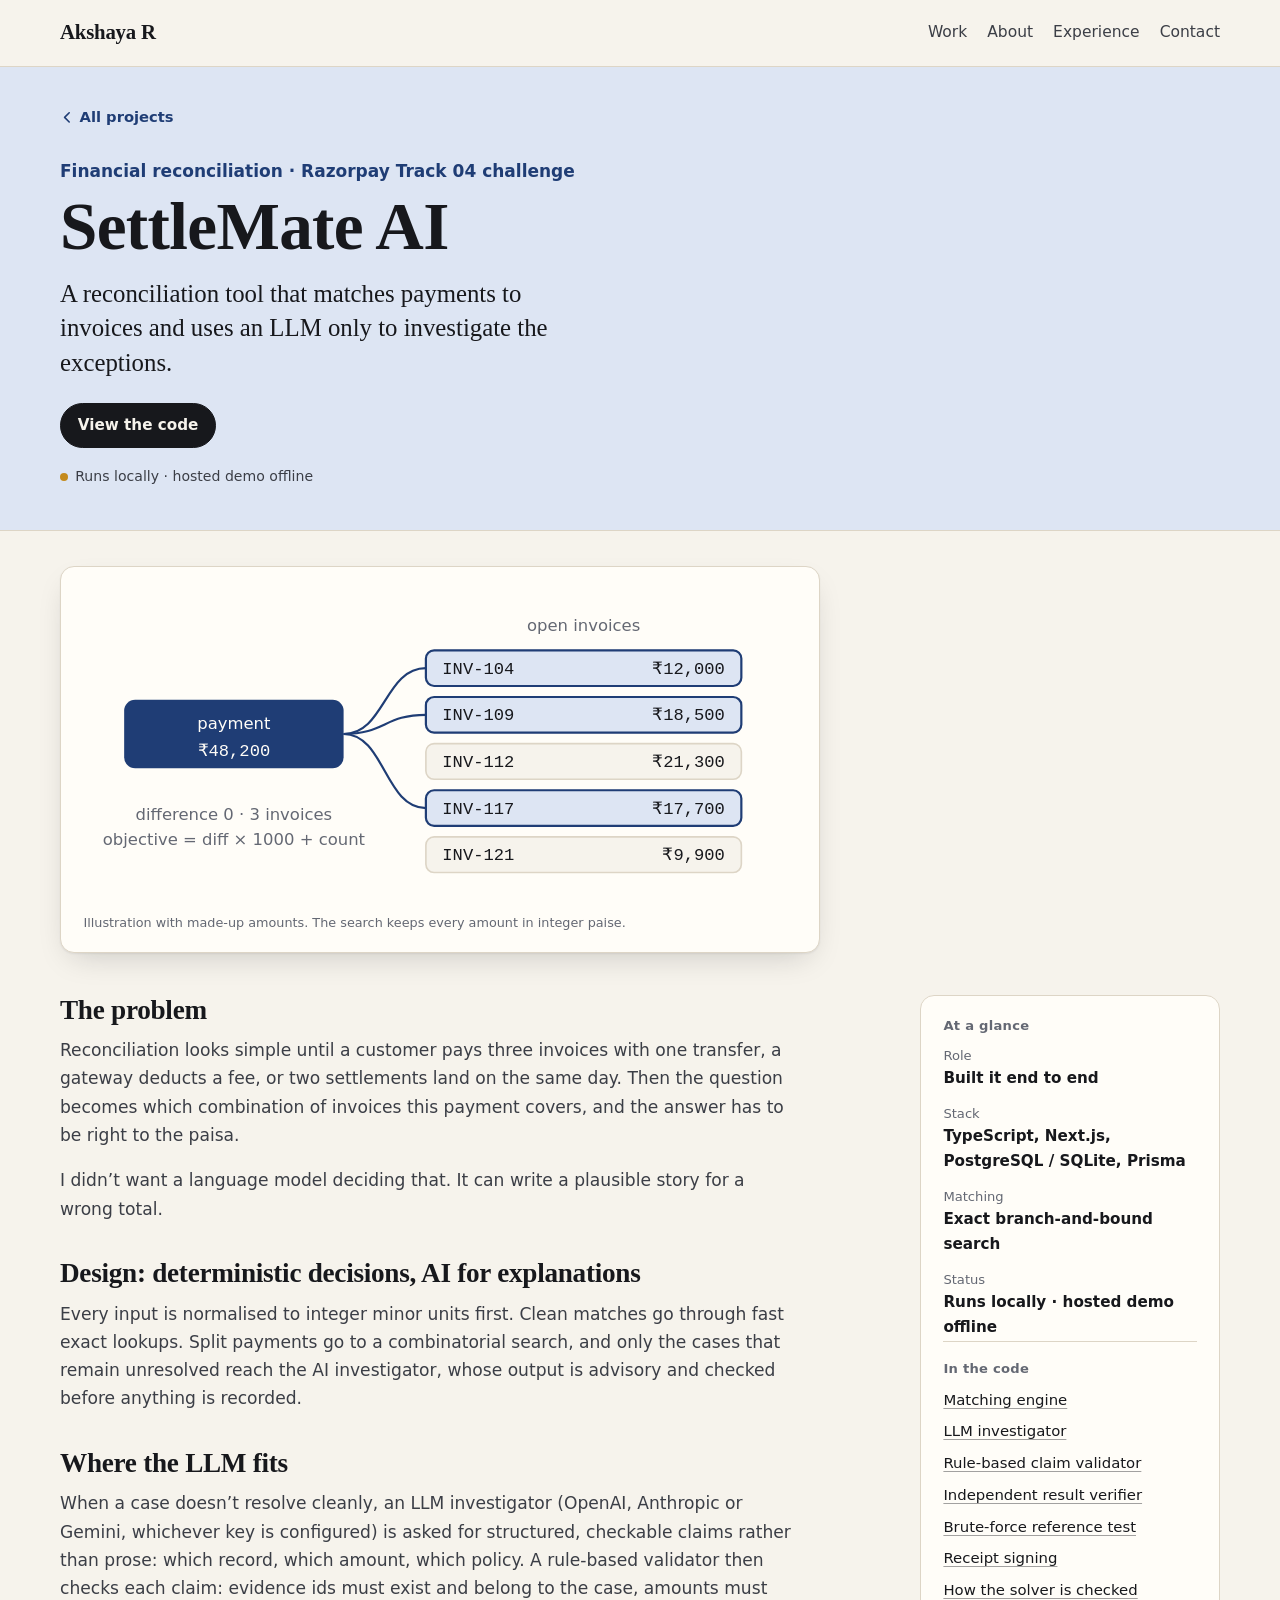
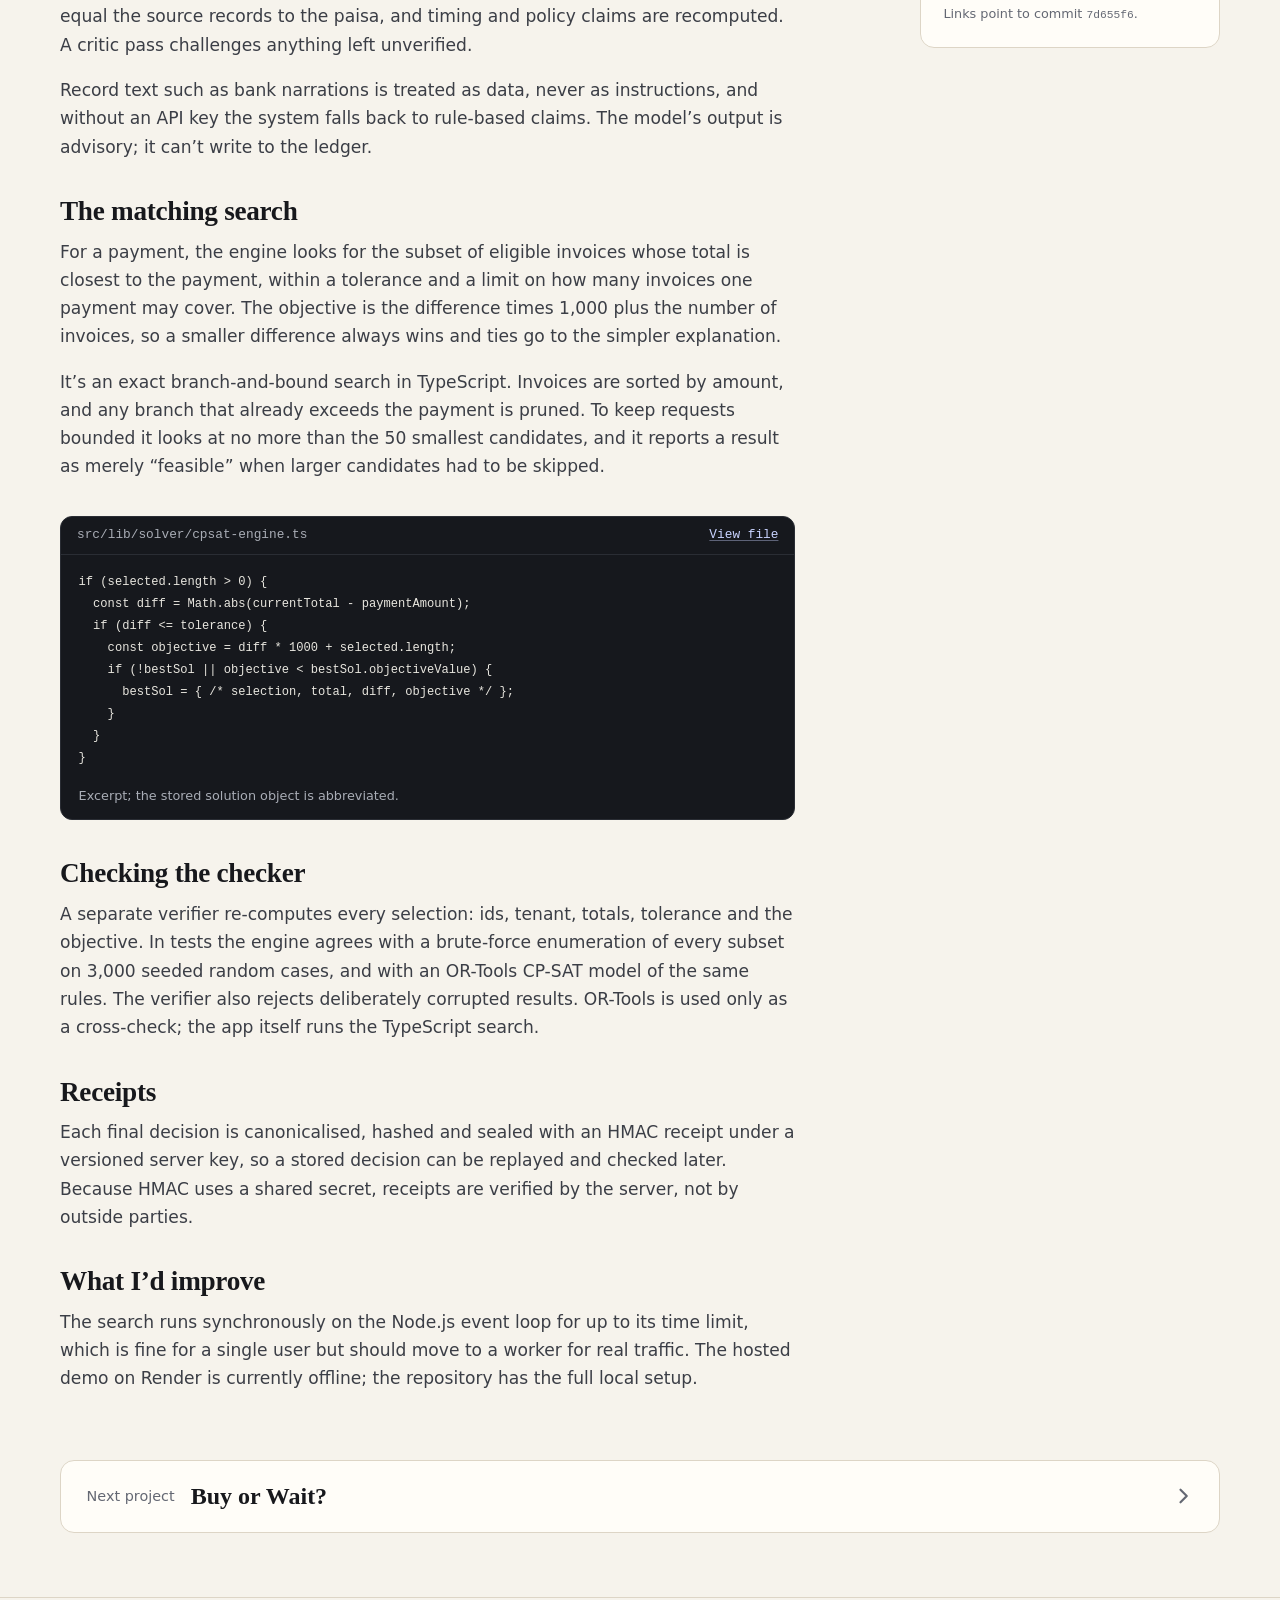
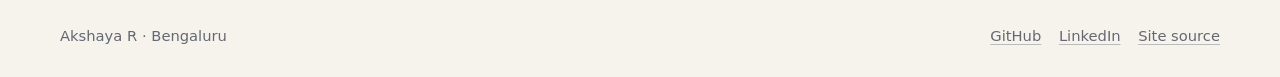
<file: projects/settlemate/index.html>
<!doctype html>
<html lang="en">
<head>
<meta charset="utf-8">
<meta name="viewport" content="width=device-width,initial-scale=1">
<title>SettleMate AI · Akshaya R</title>
<meta name="description" content="Reconciliation where integer-money matching makes every decision and AI only explains exceptions.">
<meta name="color-scheme" content="light dark">
<meta name="theme-color" content="#f6f3ec">
<link rel="canonical" href="https://akshayalgox.github.io/projects/settlemate/">
<meta name="robots" content="index,follow">
<meta property="og:type" content="website">
<meta property="og:site_name" content="Akshaya R">
<meta property="og:title" content="SettleMate AI · Akshaya R">
<meta property="og:description" content="Reconciliation where integer-money matching makes every decision and AI only explains exceptions.">
<meta property="og:url" content="https://akshayalgox.github.io/projects/settlemate/">
<meta property="og:image" content="https://akshayalgox.github.io/assets/social.png">
<meta property="og:image:width" content="1200">
<meta property="og:image:height" content="630">
<meta property="og:image:alt" content="Akshaya R, software engineer: backend, full-stack and applied ML projects">
<meta name="twitter:card" content="summary_large_image">
<meta name="twitter:title" content="SettleMate AI · Akshaya R">
<meta name="twitter:description" content="Reconciliation where integer-money matching makes every decision and AI only explains exceptions.">
<meta name="twitter:image" content="https://akshayalgox.github.io/assets/social.png">
<link rel="icon" href="/assets/favicon.svg" type="image/svg+xml">
<link rel="stylesheet" href="/assets/site.css">
<script type="application/ld+json">[{"@context": "https://schema.org", "@type": "Person", "@id": "https://akshayalgox.github.io/#person", "name": "Akshaya R", "url": "https://akshayalgox.github.io/", "sameAs": ["https://github.com/AkshayAlgoX", "https://www.linkedin.com/in/akshaya-r-a381873a4/", "https://leetcode.com/u/rakshay5764/"], "affiliation": {"@type": "CollegeOrUniversity", "name": "BGS College of Engineering and Technology"}, "knowsAbout": ["Backend development", "Full-stack development", "Java", "Spring Boot", "TypeScript", "Node.js", "Python", "PostgreSQL", "MongoDB", "Applied machine learning"]}, {"@context": "https://schema.org", "@type": "WebSite", "@id": "https://akshayalgox.github.io/#website", "name": "Akshaya R", "url": "https://akshayalgox.github.io/"}, {"@context": "https://schema.org", "@type": "CreativeWork", "name": "SettleMate AI", "url": "https://akshayalgox.github.io/projects/settlemate/", "author": {"@id": "https://akshayalgox.github.io/#person"}, "about": {"@type": "SoftwareSourceCode", "name": "SettleMate AI", "codeRepository": "https://github.com/AkshayAlgoX/settlemate-ai"}}]</script>
</head>
<body>
<a class="skip" href="#main">Skip to content</a>
<header class="site-head">
<div class="wrap head-row">
<a class="wordmark" href="/" aria-label="Akshaya R, home">Akshaya R</a>
<nav aria-label="Main">
<a href="/#work">Work</a><a href="/#about">About</a><a href="/#experience">Experience</a><a href="/#contact">Contact</a>
</nav>
</div>
</header>
<main id="main" class="case t-ink">
<div class="case-top"><div class="wrap">
<p class="crumb"><a href="/#work"><svg class="chev" viewBox="0 0 16 16" width="16" height="16" aria-hidden="true" focusable="false"><path d="M10 3L5 8l5 5" fill="none" stroke="currentColor" stroke-width="1.75" stroke-linecap="round" stroke-linejoin="round"/></svg>All projects</a></p>
<p class="context">Financial reconciliation · Razorpay Track 04 challenge</p>
<h1>SettleMate AI</h1>
<p class="lead">A reconciliation tool that matches payments to invoices and uses an LLM only to investigate the exceptions.</p>
<div class="cta"><a class="btn primary" href="https://github.com/AkshayAlgoX/settlemate-ai">View the code</a></div>
<p class="status">Runs locally · hosted demo offline</p>
</div></div>
<div class="wrap"><figure class="case-hero-fig"><svg class="fig" viewBox="0 0 520 230" role="img" aria-labelledby="ss-t ss-d">
<title id="ss-t">Matching one payment to several invoices</title>
<desc id="ss-d">A payment of 48,200 rupees is matched to three of five open invoices, 12,000, 18,500 and 17,700, which add up exactly.</desc>
<rect x="30" y="80" width="160" height="50" rx="8" class="f-pay"/>
<text x="110" y="101" text-anchor="middle" class="f-small f-inv">payment</text>
<text x="110" y="121" text-anchor="middle" class="f-mono f-inv">₹48,200</text>
<rect x="250" y="44" width="230" height="26" rx="6" class="f-sel"/><text x="262" y="61" class="f-mono">INV-104</text><text x="468" y="61" text-anchor="end" class="f-mono">₹12,000</text><path d="M190,105 C220,105 220,57 250,57" class="f-link"/><rect x="250" y="78" width="230" height="26" rx="6" class="f-sel"/><text x="262" y="95" class="f-mono">INV-109</text><text x="468" y="95" text-anchor="end" class="f-mono">₹18,500</text><path d="M190,105 C220,105 220,91 250,91" class="f-link"/><rect x="250" y="112" width="230" height="26" rx="6" class="f-box"/><text x="262" y="129" class="f-mono">INV-112</text><text x="468" y="129" text-anchor="end" class="f-mono">₹21,300</text><rect x="250" y="146" width="230" height="26" rx="6" class="f-sel"/><text x="262" y="163" class="f-mono">INV-117</text><text x="468" y="163" text-anchor="end" class="f-mono">₹17,700</text><path d="M190,105 C220,105 220,159 250,159" class="f-link"/><rect x="250" y="180" width="230" height="26" rx="6" class="f-box"/><text x="262" y="197" class="f-mono">INV-121</text><text x="468" y="197" text-anchor="end" class="f-mono">₹9,900</text>
<text x="365" y="30" text-anchor="middle" class="f-small">open invoices</text>
<text x="110" y="168" text-anchor="middle" class="f-small">difference 0 · 3 invoices</text>
<text x="110" y="186" text-anchor="middle" class="f-small">objective = diff × 1000 + count</text>
</svg>
<p class="fig-cap">Illustration with made-up amounts. The search keeps every amount in integer paise.</p></figure>
<div class="case-grid">
<article class="case-body"><section aria-labelledby="s0"><h2 id="s0">The problem</h2><p>Reconciliation looks simple until a customer pays three invoices with one transfer, a gateway deducts a fee, or two settlements land on the same day. Then the question becomes which combination of invoices this payment covers, and the answer has to be right to the paisa.</p><p>I didn’t want a language model deciding that. It can write a plausible story for a wrong total.</p></section><section aria-labelledby="s1"><h2 id="s1">Design: deterministic decisions, AI for explanations</h2><p>Every input is normalised to integer minor units first. Clean matches go through fast exact lookups. Split payments go to a combinatorial search, and only the cases that remain unresolved reach the AI investigator, whose output is advisory and checked before anything is recorded.</p></section><section aria-labelledby="s2"><h2 id="s2">Where the LLM fits</h2><p>When a case doesn’t resolve cleanly, an LLM investigator (OpenAI, Anthropic or Gemini, whichever key is configured) is asked for structured, checkable claims rather than prose: which record, which amount, which policy. A rule-based validator then checks each claim: evidence ids must exist and belong to the case, amounts must equal the source records to the paisa, and timing and policy claims are recomputed. A critic pass challenges anything left unverified.</p><p>Record text such as bank narrations is treated as data, never as instructions, and without an API key the system falls back to rule-based claims. The model’s output is advisory; it can’t write to the ledger.</p></section><section aria-labelledby="s3"><h2 id="s3">The matching search</h2><p>For a payment, the engine looks for the subset of eligible invoices whose total is closest to the payment, within a tolerance and a limit on how many invoices one payment may cover. The objective is the difference times 1,000 plus the number of invoices, so a smaller difference always wins and ties go to the simpler explanation.</p><p>It’s an exact branch-and-bound search in TypeScript. Invoices are sorted by amount, and any branch that already exceeds the payment is pruned. To keep requests bounded it looks at no more than the 50 smallest candidates, and it reports a result as merely “feasible” when larger candidates had to be skipped.</p></section><figure class="code"><div class="code-head"><span>src/lib/solver/cpsat-engine.ts</span><a href="https://github.com/AkshayAlgoX/settlemate-ai/blob/7d655f6/src/lib/solver/cpsat-engine.ts">View file</a></div><pre><code>if (selected.length &gt; 0) {
  const diff = Math.abs(currentTotal - paymentAmount);
  if (diff &lt;= tolerance) {
    const objective = diff * 1000 + selected.length;
    if (!bestSol || objective &lt; bestSol.objectiveValue) {
      bestSol = { /* selection, total, diff, objective */ };
    }
  }
}</code></pre><figcaption>Excerpt; the stored solution object is abbreviated.</figcaption></figure><section aria-labelledby="s4"><h2 id="s4">Checking the checker</h2><p>A separate verifier re-computes every selection: ids, tenant, totals, tolerance and the objective. In tests the engine agrees with a brute-force enumeration of every subset on 3,000 seeded random cases, and with an OR-Tools CP-SAT model of the same rules. The verifier also rejects deliberately corrupted results. OR-Tools is used only as a cross-check; the app itself runs the TypeScript search.</p></section><section aria-labelledby="s5"><h2 id="s5">Receipts</h2><p>Each final decision is canonicalised, hashed and sealed with an HMAC receipt under a versioned server key, so a stored decision can be replayed and checked later. Because HMAC uses a shared secret, receipts are verified by the server, not by outside parties.</p></section><section aria-labelledby="s6"><h2 id="s6">What I’d improve</h2><p>The search runs synchronously on the Node.js event loop for up to its time limit, which is fine for a single user but should move to a worker for real traffic. The hosted demo on Render is currently offline; the repository has the full local setup.</p></section></article>
<aside class="case-side" aria-label="Project details">
<h2 class="side-title">At a glance</h2><dl class="glance"><div><dt>Role</dt><dd>Built it end to end</dd></div><div><dt>Stack</dt><dd>TypeScript, Next.js, PostgreSQL / SQLite, Prisma</dd></div><div><dt>Matching</dt><dd>Exact branch-and-bound search</dd></div><div><dt>Status</dt><dd>Runs locally · hosted demo offline</dd></div></dl>
<h2 class="side-title">In the code</h2><ul class="sources"><li><a href="https://github.com/AkshayAlgoX/settlemate-ai/blob/7d655f6/src/lib/solver/cpsat-engine.ts">Matching engine</a></li><li><a href="https://github.com/AkshayAlgoX/settlemate-ai/blob/7d655f6/src/lib/ai/llm-investigator.ts">LLM investigator</a></li><li><a href="https://github.com/AkshayAlgoX/settlemate-ai/blob/7d655f6/src/lib/ai/claim-validator.ts">Rule-based claim validator</a></li><li><a href="https://github.com/AkshayAlgoX/settlemate-ai/blob/7d655f6/src/lib/solver/verifier.ts">Independent result verifier</a></li><li><a href="https://github.com/AkshayAlgoX/settlemate-ai/blob/7d655f6/tests/solver-reference-differential.test.ts">Brute-force reference test</a></li><li><a href="https://github.com/AkshayAlgoX/settlemate-ai/blob/7d655f6/src/lib/receipts/signer.ts">Receipt signing</a></li><li><a href="https://github.com/AkshayAlgoX/settlemate-ai/blob/7d655f6/docs/solver-and-proof-verification.md">How the solver is checked</a></li></ul>
<p class="pin">Links point to commit <code>7d655f6</code>.</p>
</aside>
</div>
<p class="next"><a href="/projects/buy-or-wait/"><span>Next project</span><strong>Buy or Wait?</strong><svg class="chev" viewBox="0 0 16 16" width="16" height="16" aria-hidden="true" focusable="false"><path d="M6 3l5 5-5 5" fill="none" stroke="currentColor" stroke-width="1.75" stroke-linecap="round" stroke-linejoin="round"/></svg></a></p>
</div>
</main>
<footer class="site-foot">
<div class="wrap foot-row">
<p>Akshaya R · Bengaluru</p>
<p><a href="https://github.com/AkshayAlgoX">GitHub</a><a href="https://www.linkedin.com/in/akshaya-r-a381873a4/">LinkedIn</a><a href="https://github.com/AkshayAlgoX/AkshayAlgoX.github.io">Site source</a></p>
</div>
</footer>
</body>
</html>
</file>
<file: assets/site.css>
/* Akshaya R — portfolio. Plain CSS, no build step. */

:root {
  --paper: #f6f3ec;
  --paper-2: #efe9dd;
  --card: #fffdf8;
  --ink: #17181c;
  --ink-2: #3b3e46;
  --muted: #646873;
  --line: #ddd5c6;
  --accent: #2b45c9;
  --accent-ink: #ffffff;
  --shadow: 0 1px 2px rgb(23 24 28 / .06), 0 12px 32px -12px rgb(23 24 28 / .22);
  --serif: "Iowan Old Style", "Charter", "Bitstream Charter", "Sitka Text", Cambria, Georgia, serif;
  --sans: system-ui, -apple-system, "Segoe UI", Roboto, "Helvetica Neue", Arial, sans-serif;
  --mono: ui-monospace, "SFMono-Regular", "Cascadia Mono", Menlo, Consolas, monospace;
  --radius: 14px;
  --t-bg: #e9e4d8; --t-ink: #2a2b30; --t-tint: #f1ede4;
}

.t-forest { --t-bg: #dcebe2; --t-ink: #1c5a43; --t-tint: #eef5f0; }
.t-plum   { --t-bg: #f0dfe8; --t-ink: #7a2b5e; --t-tint: #f8eef3; }
.t-ink    { --t-bg: #dde5f3; --t-ink: #1f3d75; --t-tint: #eef2f9; }
.t-amber  { --t-bg: #f5e3c8; --t-ink: #8a4a0c; --t-tint: #faf1e4; }
.t-sea    { --t-bg: #d7ecea; --t-ink: #0f5b5d; --t-tint: #ecf6f5; }

@media (prefers-color-scheme: dark) {
  :root {
    --paper: #131418; --paper-2: #191b20; --card: #1b1d22;
    --ink: #eceae4; --ink-2: #c9c7c1; --muted: #a2a6af; --line: #2c2f36;
    --accent: #93a6ff; --accent-ink: #10131f;
    --shadow: 0 1px 2px rgb(0 0 0 / .4), 0 16px 36px -14px rgb(0 0 0 / .7);
  }
  .t-forest { --t-bg: #16261f; --t-ink: #8fd3b3; --t-tint: #18201c; }
  .t-plum   { --t-bg: #2a1a24; --t-ink: #eba6cf; --t-tint: #211a1e; }
  .t-ink    { --t-bg: #1a2133; --t-ink: #a9c0f2; --t-tint: #1a1e27; }
  .t-amber  { --t-bg: #2d2214; --t-ink: #f0bf7c; --t-tint: #221d16; }
  .t-sea    { --t-bg: #142725; --t-ink: #86d3cd; --t-tint: #18201f; }
}

*, *::before, *::after { box-sizing: border-box; }
html { -webkit-text-size-adjust: 100%; scroll-behavior: smooth; scroll-padding-top: 1rem; }
body {
  margin: 0; background: var(--paper); color: var(--ink);
  font: 400 1.0625rem/1.65 var(--sans); text-rendering: optimizeLegibility;
}
img { max-width: 100%; height: auto; display: block; }
a { color: inherit; text-decoration-color: color-mix(in srgb, currentColor 40%, transparent); text-underline-offset: .18em; }
a:hover { text-decoration-color: currentColor; }
:focus-visible { outline: 3px solid var(--accent); outline-offset: 3px; border-radius: 4px; }
h1, h2, h3 { font-family: var(--serif); font-weight: 600; line-height: 1.12; margin: 0; letter-spacing: -.01em; }
p { margin: 0 0 1em; }
code { font-family: var(--mono); font-size: .88em; }

.wrap { width: min(1160px, 100% - 2.5rem); margin-inline: auto; }
.skip { position: absolute; left: -999px; top: .5rem; background: var(--ink); color: var(--paper); padding: .5rem .9rem; border-radius: 8px; z-index: 10; }
.skip:focus { left: .75rem; }

/* header + footer */
.site-head { border-bottom: 1px solid var(--line); }
.head-row { display: flex; align-items: center; justify-content: space-between; gap: 1rem; flex-wrap: wrap; padding-block: 1rem; }
.wordmark { font: 600 1.3rem/1 var(--serif); text-decoration: none; letter-spacing: -.01em; }
.site-head nav { display: flex; gap: .25rem 1.25rem; flex-wrap: wrap; }
.site-head nav a { text-decoration: none; color: var(--ink-2); font-size: .97rem; padding-block: .25rem; }
.site-head nav a:hover { color: var(--ink); text-decoration: underline; }
.site-foot { border-top: 1px solid var(--line); margin-top: 4rem; color: var(--muted); font-size: .92rem; }
.foot-row { display: flex; justify-content: space-between; gap: 1rem; flex-wrap: wrap; padding-block: 1.6rem; }
.foot-row p { margin: 0; display: flex; gap: 1.1rem; flex-wrap: wrap; }

/* buttons */
.cta { display: flex; flex-wrap: wrap; gap: .6rem; align-items: center; }
.btn {
  display: inline-flex; align-items: center; gap: .45rem; min-height: 44px; padding: .55rem 1.05rem;
  border-radius: 999px; border: 1px solid var(--line); background: var(--card); color: var(--ink);
  font-weight: 600; font-size: .95rem; text-decoration: none; transition: transform .15s ease, border-color .15s ease;
}
.btn:hover { border-color: var(--ink); transform: translateY(-1px); }
.btn.primary { background: var(--ink); color: var(--paper); border-color: var(--ink); }
.btn.ghost { background: transparent; }

/* hero */
.hero { display: grid; grid-template-columns: 1.02fr 1fr; gap: 3.5rem; align-items: center; padding-block: 4.5rem 4rem; }
.hello { font: 500 1.15rem/1 var(--serif); font-style: italic; color: var(--muted); margin-bottom: .5rem; }
.hero h1 { font-size: clamp(3rem, 7.2vw, 5.4rem); line-height: .98; letter-spacing: -.025em; margin-bottom: 1.4rem; }
.lead { font: 400 clamp(1.25rem, 2.1vw, 1.55rem)/1.4 var(--serif); color: var(--ink); max-width: 30ch; margin-bottom: 1rem; }
.intro { color: var(--ink-2); max-width: 46ch; margin-bottom: 1.6rem; }
.win {
  display: inline-flex; align-items: baseline; gap: .7rem; margin-top: 1.6rem; padding: .7rem 1rem .7rem .9rem;
  border-left: 3px solid #1c5a43; background: var(--card); border-radius: 0 10px 10px 0; text-decoration: none; box-shadow: var(--shadow);
}
.win-value { font: 600 1.35rem/1 var(--serif); }
.win-label { color: var(--muted); font-size: .92rem; }
.hero-art { position: relative; padding-bottom: 5.5rem; }
.art-cap { position: absolute; right: 0; bottom: 0; margin: 0; font-size: .85rem; color: var(--muted); }
.glimpse { margin: 0; background: var(--card); border-radius: var(--radius); box-shadow: var(--shadow); overflow: hidden; border: 1px solid var(--line); }
.glimpse figcaption { font-size: .82rem; color: var(--muted); padding: .55rem .8rem; border-top: 1px solid var(--line); }
.chrome { display: flex; align-items: center; gap: .35rem; padding: .55rem .75rem; border-bottom: 1px solid var(--line); background: var(--paper-2); }
.chrome i { width: .62rem; height: .62rem; border-radius: 50%; background: var(--line); }
.chrome span { margin-left: .6rem; font: .75rem/1 var(--mono); color: var(--muted); }
.g1 { transform: rotate(-1deg); margin-left: 8%; }
.g2 { position: absolute; width: 50%; left: -.5rem; bottom: 1.4rem; transform: rotate(1.8deg); }

/* sections */
.section-head { display: grid; gap: .6rem; margin-bottom: 2.2rem; }
.section-head h2, .about h2, .experience h2, .contact h2 { font-size: clamp(2rem, 4vw, 2.8rem); }
.section-head p { color: var(--muted); max-width: 60ch; margin: 0; font-size: 1.05rem; }
.work { background: var(--paper-2); padding-block: 4.5rem 2rem; border-block: 1px solid var(--line); }

/* featured projects */
.feature {
  display: grid; grid-template-columns: 1.1fr 1fr; gap: 0; margin-bottom: 2.5rem;
  background: var(--card); border: 1px solid var(--line); border-radius: calc(var(--radius) + 6px); overflow: hidden; box-shadow: var(--shadow);
}
.feature.flip .feature-media { order: 2; }
.feature-media { background: var(--t-bg); padding: 2rem; display: grid; align-content: center; gap: 1.1rem; position: relative; }
.feature-text { padding: 2.2rem 2.4rem; }
.feature .context { color: var(--t-ink); font-weight: 600; font-size: .88rem; margin-bottom: .4rem; }
.feature h3 { font-size: clamp(1.8rem, 3vw, 2.35rem); margin-bottom: .8rem; }
.feature h3 a { text-decoration: none; }
.feature h3 a:hover { text-decoration: underline; }
.feature .what { font-size: 1.08rem; color: var(--ink); }
.feature p { color: var(--ink-2); }
.feature strong { color: var(--ink); }
.badge { display: inline-block; font-weight: 600; font-size: .9rem; color: var(--t-ink); background: var(--t-tint); border: 1px solid color-mix(in srgb, var(--t-ink) 25%, transparent); padding: .3rem .7rem; border-radius: 10px; }
.stack { font-size: .9rem; color: var(--muted) !important; margin-top: 1.1rem; }
.status { font-size: .88rem; color: var(--muted) !important; display: flex; gap: .45rem; align-items: center; }
.status::before { content: ""; width: .5rem; height: .5rem; border-radius: 50%; background: #c48a1c; flex: none; }
.links { display: flex; flex-wrap: wrap; gap: .4rem 1.2rem; margin: 1.2rem 0 0; font-weight: 600; font-size: .95rem; }
.more { color: var(--t-ink); }
.shot { border-radius: 10px; overflow: hidden; box-shadow: var(--shadow); border: 1px solid color-mix(in srgb, var(--t-ink) 18%, transparent); background: var(--card); }
.inset { position: absolute; width: 34%; right: 1.1rem; bottom: 1.1rem; border-radius: 8px; box-shadow: var(--shadow); border: 1px solid var(--line); }
.panel { background: var(--card); border-radius: 12px; padding: 1rem 1rem .4rem; box-shadow: var(--shadow); }
.result-shot { border-radius: 10px; overflow: hidden; box-shadow: var(--shadow); }

/* figures (inline SVG) */
.fig { width: 100%; height: auto; display: block; font-family: var(--sans); }
.fig .f-small { font-size: 12px; fill: var(--muted); }
.fig .f-tiny { font-size: 10.5px; fill: var(--muted); }
.fig .f-strong { font-size: 13px; font-weight: 700; fill: var(--ink); }
.fig .f-mono { font: 12.5px var(--mono); fill: var(--ink); }
.fig .f-inv { fill: var(--card); }
.fig .f-axis { stroke: var(--line); stroke-width: 1.5; }
.fig .f-floor { stroke: #b4472d; stroke-width: 1.5; stroke-dasharray: 5 4; }
.fig .f-bad { fill: none; stroke: #b4472d; stroke-width: 2.5; opacity: .75; }
.fig .f-good { fill: none; stroke: var(--t-ink); stroke-width: 3; }
.fig .f-bad-dot { fill: #b4472d; }
.fig .f-good-dot { fill: var(--t-ink); }
.fig .f-box { fill: var(--paper); stroke: var(--line); stroke-width: 1.2; }
.fig .f-sel { fill: var(--t-bg); stroke: var(--t-ink); stroke-width: 1.6; }
.fig .f-pay { fill: var(--t-ink); }
.fig .f-link { fill: none; stroke: var(--t-ink); stroke-width: 1.6; }
.fig .f-arrow { fill: none; stroke: var(--muted); stroke-width: 1.6; }
.fig .f-band { fill: var(--t-tint); stroke: var(--line); stroke-dasharray: 4 3; }
.fig-cap { font-size: .8rem; color: var(--muted); margin: .4rem 0 .6rem; }

/* more projects */
.more-projects { padding-block: 4rem 1rem; }
.cards { display: grid; grid-template-columns: repeat(3, 1fr); gap: 1.4rem; }
.card { background: var(--card); border: 1px solid var(--line); border-radius: var(--radius); padding: 1rem 1rem 1.3rem; display: flex; flex-direction: column; }
.card .thumb { border-radius: 9px; overflow: hidden; margin-bottom: 1rem; aspect-ratio: 16 / 9; background: var(--paper-2); }
.card .thumb img { width: 100%; height: 100%; object-fit: cover; object-position: top left; }
.thumb-text { height: 100%; display: grid; align-content: center; gap: .3rem; padding: 1rem 1.2rem; background: #1d2a26; color: #d9efe5; font: 600 .95rem/1.35 var(--mono); }
.card h3 { font-size: 1.45rem; margin-bottom: .5rem; }
.card p { color: var(--ink-2); font-size: .97rem; }
.card .links { margin-top: auto; padding-top: .4rem; }

/* about + experience */
.about { display: grid; grid-template-columns: 1.6fr 1fr; gap: 3.5rem; padding-block: 4.5rem 2rem; }
.about h2 { margin-bottom: 1.2rem; }
.about-text p { font-size: 1.08rem; max-width: 62ch; color: var(--ink-2); }
.about-text p:first-of-type { color: var(--ink); }
.about-side { background: var(--card); border: 1px solid var(--line); border-radius: var(--radius); padding: 1.5rem; align-self: start; }
.about-side h3 { font-size: 1.25rem; margin-bottom: 1rem; }
.about-side p { margin: 0; color: var(--ink-2); font-size: .95rem; line-height: 1.7; }

/* capabilities */
.capabilities { padding-block: 4.5rem 1rem; }
.caps { list-style: none; margin: 0; padding: 0; display: grid; grid-template-columns: repeat(3, 1fr); gap: 1.2rem; }
.cap { background: var(--card); border: 1px solid var(--line); border-radius: var(--radius); padding: 1.4rem 1.4rem 1.2rem; display: flex; flex-direction: column; }
.cap h3 { font-size: 1.3rem; margin-bottom: .6rem; }
.cap h3::before { content: ""; display: block; width: 2rem; height: 3px; border-radius: 2px; background: var(--accent); margin-bottom: .9rem; }
.cap:nth-child(2) h3::before { background: #1f3d75; }
.cap:nth-child(3) h3::before { background: #8a4a0c; }
.cap:nth-child(4) h3::before { background: #1c5a43; }
.cap:nth-child(5) h3::before { background: #7a2b5e; }
.cap:nth-child(6) h3::before { background: #0f5b5d; }
.cap p { color: var(--ink-2); font-size: .97rem; }
.cap .seen { margin: auto 0 0; padding-top: .6rem; font-size: .88rem; color: var(--muted); }
.cap .seen a { color: var(--ink); font-weight: 600; }

.experience { padding-block: 3rem 1rem; }
.experience h2 { margin-bottom: 1.6rem; }
.jobs { list-style: none; margin: 0; padding: 0; border-left: 2px solid var(--line); }
.job { position: relative; padding: 0 0 2rem 1.8rem; }
.job::before { content: ""; position: absolute; left: -7px; top: .45rem; width: 12px; height: 12px; border-radius: 50%; background: var(--paper); border: 2px solid var(--ink); }
.job-head { display: flex; justify-content: space-between; gap: .3rem 1.5rem; flex-wrap: wrap; align-items: baseline; }
.job h3 { font-size: 1.4rem; }
.when { color: var(--muted); font-size: .92rem; margin: 0; }
.role { font-weight: 600; margin: .2rem 0 .5rem; }
.job ul { margin: 0; padding-left: 1.1rem; color: var(--ink-2); max-width: 70ch; }
.job li + li { margin-top: .3rem; }
.note { color: var(--muted); font-size: .88rem; margin: .5rem 0 0; }

/* contact */
.contact { margin-top: 3rem; background: var(--ink); color: var(--paper); }
.contact-row { display: flex; justify-content: space-between; align-items: center; gap: 2rem; flex-wrap: wrap; padding-block: 3.2rem; }
.contact p { color: color-mix(in srgb, var(--paper) 78%, transparent); max-width: 52ch; }
.contact .small { font-size: .92rem; margin: 0; }
.contact .btn { background: transparent; color: var(--paper); border-color: color-mix(in srgb, var(--paper) 35%, transparent); }
.contact .btn.primary { background: var(--paper); color: var(--ink); border-color: var(--paper); }
.contact .btn:hover { border-color: var(--paper); }
.contact + * { margin-top: 0; }

/* case study */
.case-top { background: var(--t-bg); padding-block: 2.4rem 2.6rem; border-bottom: 1px solid var(--line); }
.crumb { font-size: .92rem; margin-bottom: 1.6rem; }
.crumb a { text-decoration: none; color: var(--t-ink); font-weight: 600; display: inline-flex; align-items: center; gap: .3rem; }
.crumb a:hover { text-decoration: underline; }
.chev { flex: none; width: 1em; height: 1em; }
.case .context { color: var(--t-ink); font-weight: 600; margin-bottom: .5rem; }
.case h1 { font-size: clamp(2.5rem, 6vw, 4.2rem); line-height: 1; margin-bottom: 1rem; }
.case .lead { max-width: 44ch; margin-bottom: 1.4rem; }
.case-top .status { margin: 1.1rem 0 0; color: var(--ink-2) !important; }
.case-hero-media { margin-top: 2.2rem; border-radius: var(--radius); overflow: hidden; box-shadow: var(--shadow); border: 1px solid var(--line); background: var(--card); }
.case-hero-media.result { max-width: 760px; }
.case-hero-fig { margin: 2.2rem 0 0; max-width: 760px; background: var(--card); border: 1px solid var(--line); border-radius: var(--radius); padding: 1.4rem 1.4rem .6rem; box-shadow: var(--shadow); }
.case-grid > * { min-width: 0; }
.case-grid { display: grid; grid-template-columns: minmax(0, 1fr) 300px; gap: 3.5rem; margin-top: 2.6rem; }
.case-body { max-width: 68ch; }
.case-body section { margin-bottom: 2.2rem; }
.case-body h2 { font-size: 1.7rem; margin-bottom: .7rem; }
.case-body p { color: var(--ink-2); font-size: 1.07rem; }
.case-body p code { background: var(--paper-2); padding: .08em .35em; border-radius: 5px; }
.case-fig { margin: 0 0 2.4rem; background: var(--card); border: 1px solid var(--line); border-radius: var(--radius); padding: 1.2rem 1.2rem .5rem; }
.code { margin: 0 0 2.4rem; border-radius: 12px; overflow: hidden; background: #16181d; color: #e8e6df; border: 1px solid #2a2d34; }
.code-head { display: flex; justify-content: space-between; gap: 1rem; flex-wrap: wrap; padding: .6rem 1rem; font: .8rem/1.4 var(--mono); color: #a9adb6; border-bottom: 1px solid #2a2d34; }
.code-head a { color: #c9d3ff; }
.code pre { margin: 0; padding: 1rem 1.1rem; overflow-x: auto; font: .86rem/1.6 var(--mono); }
.code figcaption { font-size: .8rem; color: #a9adb6; padding: 0 1.1rem .8rem; }
.case-side { align-self: start; position: sticky; top: 1.5rem; background: var(--card); border: 1px solid var(--line); border-radius: var(--radius); padding: 1.4rem; }
.side-title { font: 700 .82rem/1.2 var(--sans); color: var(--muted); letter-spacing: .02em; margin: 0 0 .7rem; }
.side-title + * { margin-bottom: 1.6rem; }
.case-side .side-title:not(:first-child) { padding-top: 1.2rem; border-top: 1px solid var(--line); }
.glance { margin: 0; display: grid; gap: .7rem; }
.glance dt { font-size: .82rem; color: var(--muted); }
.glance dd { margin: 0; font-weight: 600; font-size: .95rem; }
.sources { list-style: none; margin: 0; padding: 0; display: grid; gap: .45rem; font-size: .93rem; }
.pin { font-size: .8rem; color: var(--muted); margin: 0; }
.next { margin-top: 2rem; }
.next a { display: flex; align-items: center; gap: 1rem; justify-content: space-between; padding: 1.4rem 1.6rem; background: var(--card); border: 1px solid var(--line); border-radius: var(--radius); text-decoration: none; }
.next a:hover { border-color: var(--ink); }
.next span:first-child { color: var(--muted); font-size: .9rem; }
.next strong { font: 600 1.5rem/1.1 var(--serif); margin-right: auto; }
.next .chev { width: 1.25rem; height: 1.25rem; color: var(--muted); transition: transform .15s ease; }
.next a:hover .chev { transform: translateX(3px); color: var(--ink); }
.notfound { padding-block: 6rem; }
.notfound h1 { font-size: clamp(2.4rem, 6vw, 3.6rem); margin-bottom: 1rem; }

/* responsive */
@media (max-width: 960px) {
  .hero { grid-template-columns: 1fr; gap: 2.5rem; padding-block: 3rem 2.5rem; }
  .hero-art { max-width: 640px; }
  .feature, .feature.flip { grid-template-columns: 1fr; }
  .feature.flip .feature-media { order: 0; }
  .feature-media { padding: 1.4rem; }
  .feature-text { padding: 1.6rem 1.5rem 1.8rem; }
  .cards { grid-template-columns: 1fr 1fr; }
  .caps { grid-template-columns: 1fr 1fr; }
  .about { grid-template-columns: 1fr; gap: 2rem; }
  .case-grid { grid-template-columns: minmax(0, 1fr); gap: 1rem; }
  .case-side { position: static; order: -1; }
}
@media (max-width: 620px) {
  body { font-size: 1rem; }
  .wrap { width: calc(100% - 2rem); }
  .cards { grid-template-columns: 1fr; }
  .caps { grid-template-columns: 1fr; }
  .g2 { display: none; }
  .g1 { margin-left: 0; }
  .hero-art { padding-bottom: 2rem; }
  .art-cap { left: 0; right: auto; }
  .inset { display: none; }
  .btn { padding-inline: .9rem; }
  .win { display: flex; flex-wrap: wrap; gap: .2rem .6rem; }
  .next strong { font-size: 1.25rem; }
  .site-head nav { gap: .15rem 1rem; }
}

@media (prefers-reduced-motion: reduce) {
  html { scroll-behavior: auto; }
  *, *::before, *::after { transition: none !important; animation: none !important; }
  .g1, .g2 { transform: none; }
}

@media print {
  .site-head nav, .cta, .contact, .next { display: none; }
  body { background: #fff; color: #000; }
}
</file>
